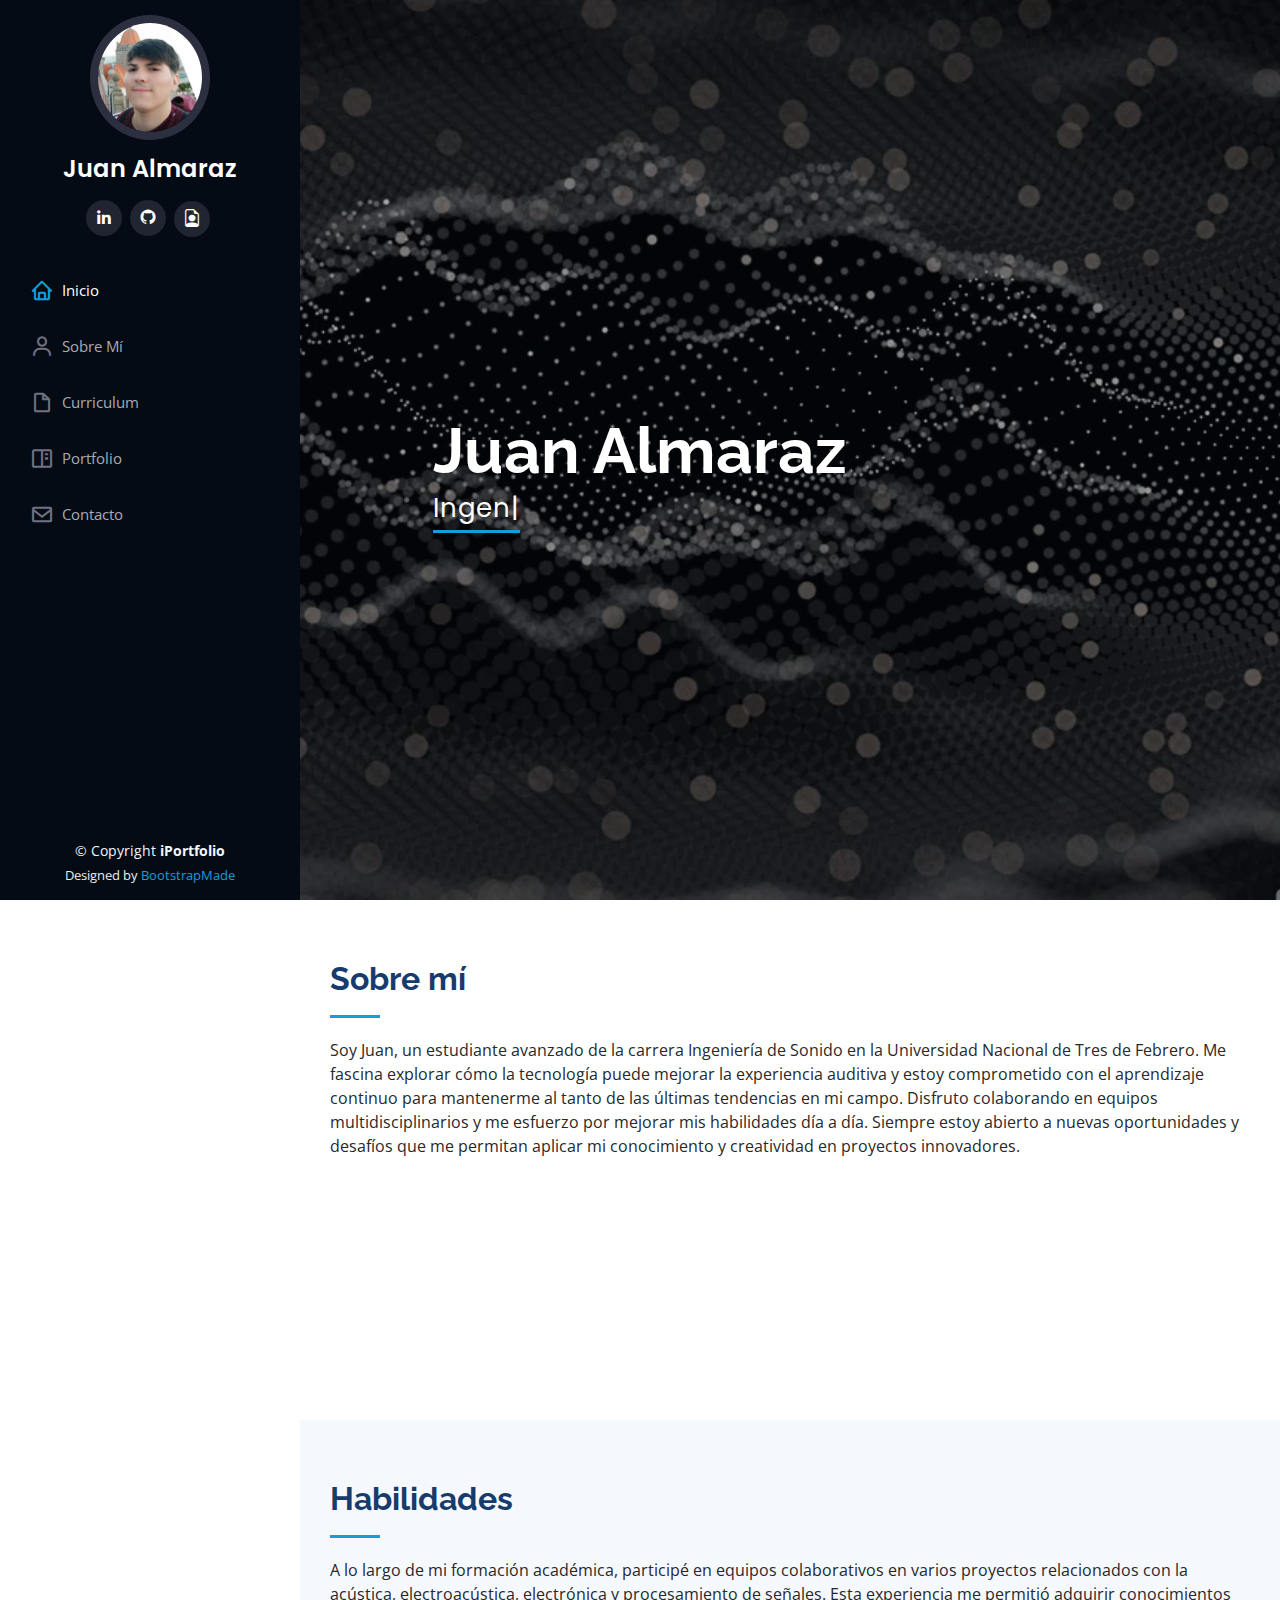
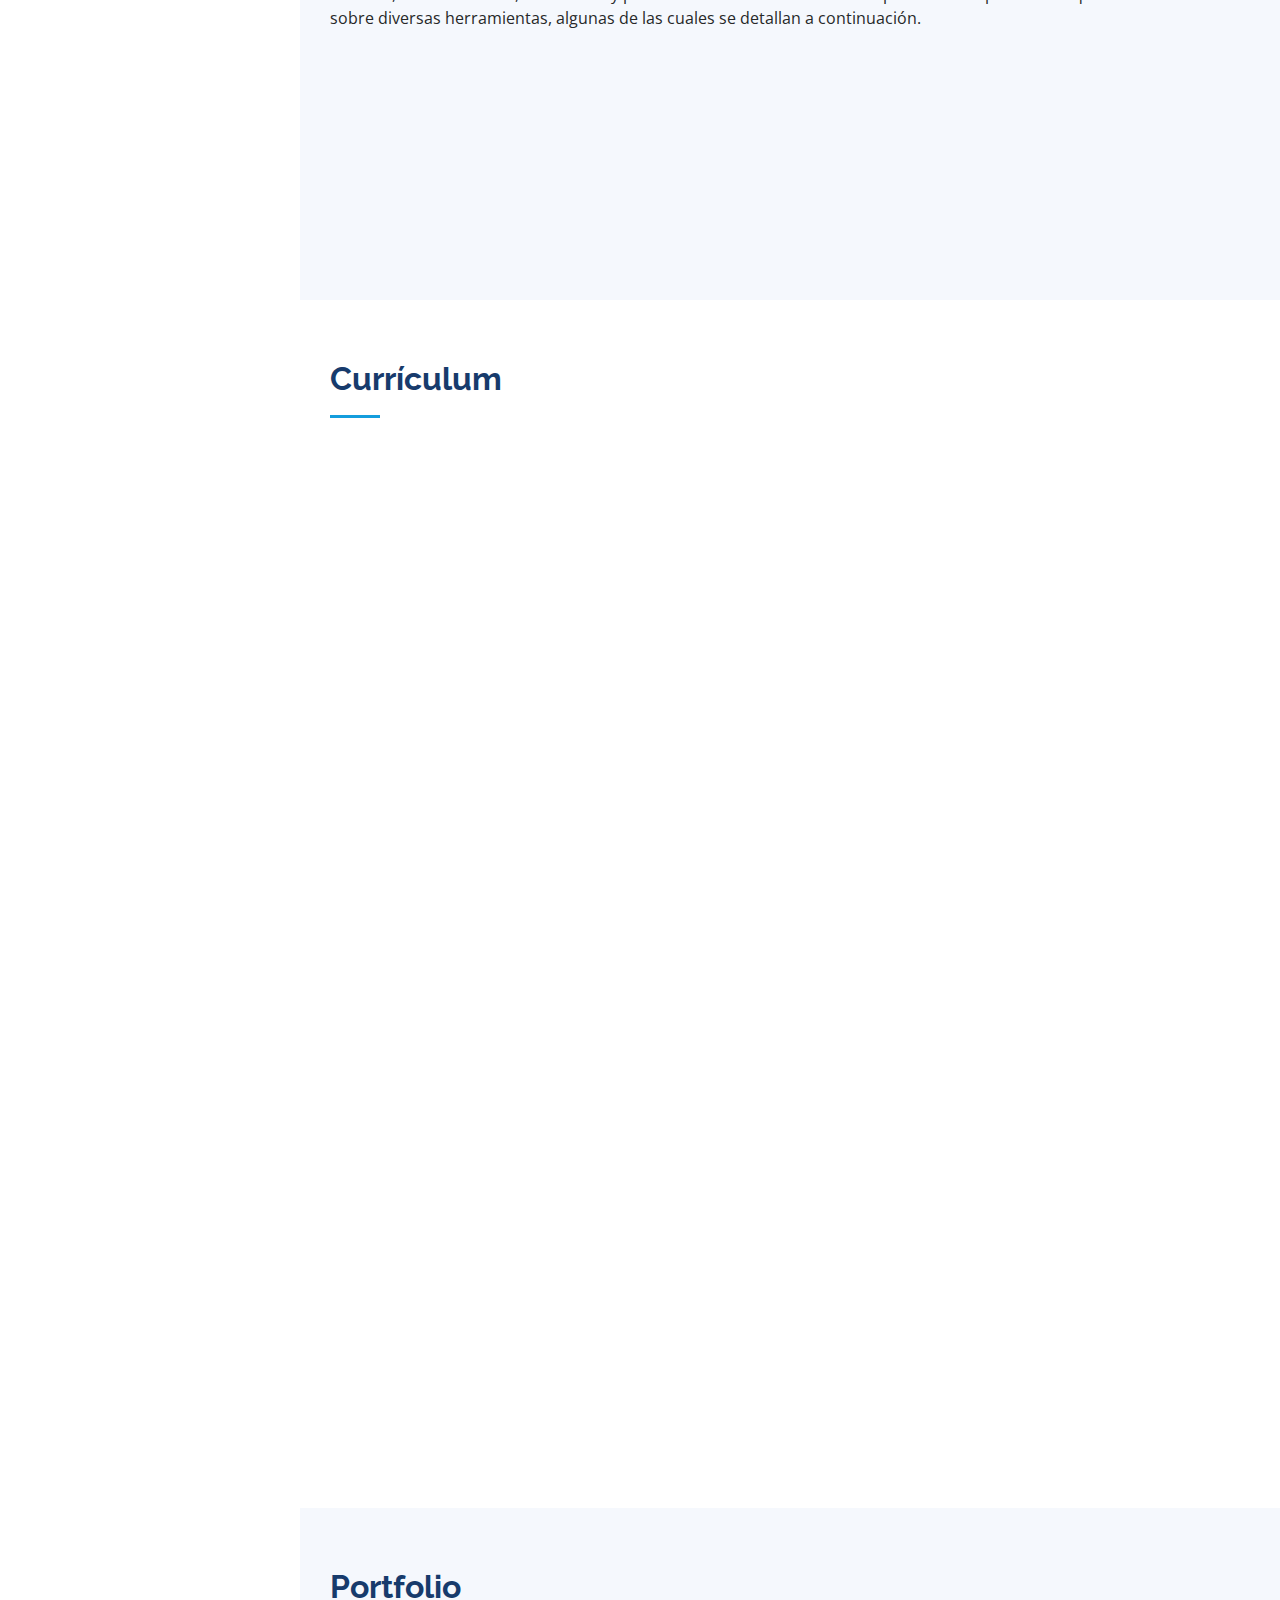
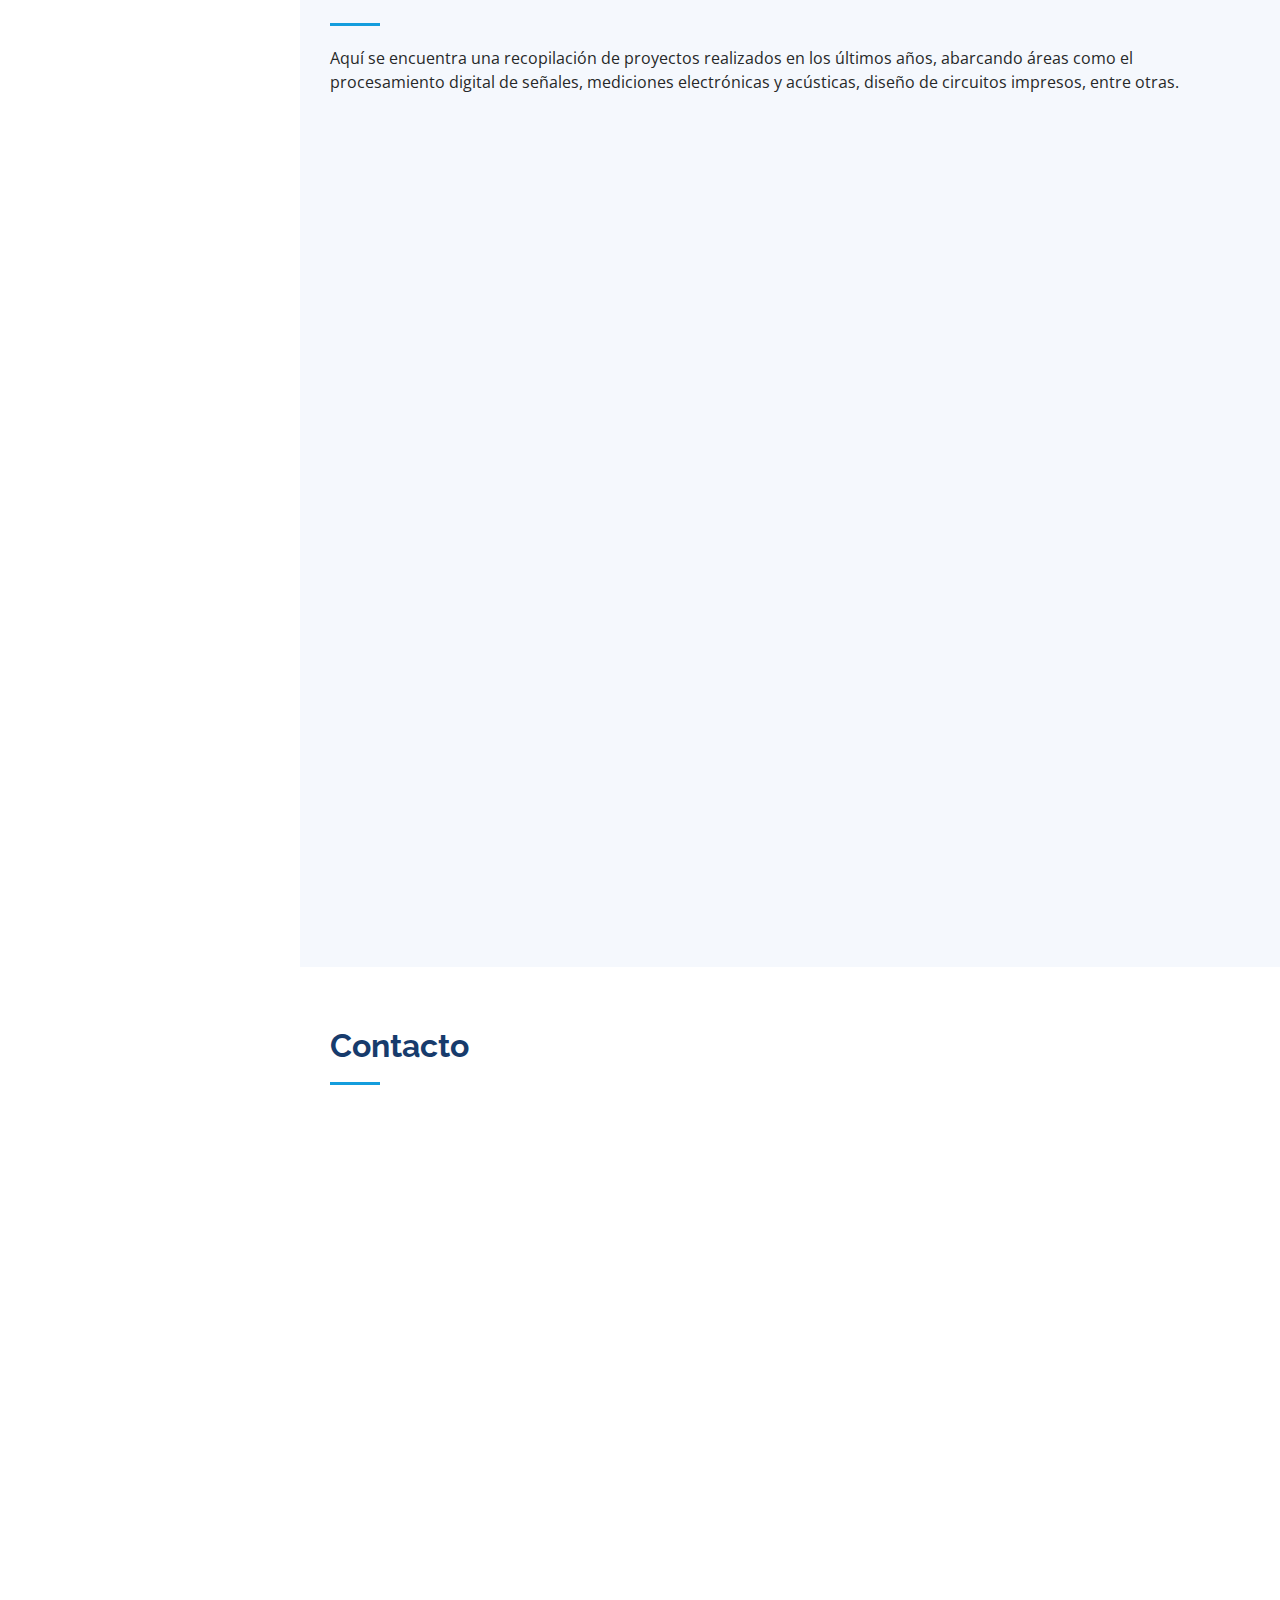
<file: index.html>
<!DOCTYPE html>
<html lang="en">

<head>
  <meta charset="utf-8">
  <meta content="width=device-width, initial-scale=1.0" name="viewport">

  <title>Juan Almaraz: Portfolio</title>
  <meta content="" name="description">
  <meta content="" name="keywords">

  <!-- Favicons -->
  <link href="assets/img/app.ico" rel="icon">
  <link href="assets/img/app.ico" rel="apple-touch-icon">

  <!-- Google Fonts -->
  <link href="https://fonts.googleapis.com/css?family=Open+Sans:300,300i,400,400i,600,600i,700,700i|Raleway:300,300i,400,400i,500,500i,600,600i,700,700i|Poppins:300,300i,400,400i,500,500i,600,600i,700,700i" rel="stylesheet">

  <!-- Vendor CSS Files -->
  <link href="assets/vendor/aos/aos.css" rel="stylesheet">
  <link href="assets/vendor/bootstrap/css/bootstrap.min.css" rel="stylesheet">
  <link href="assets/vendor/bootstrap-icons/bootstrap-icons.css" rel="stylesheet">
  <link href="assets/vendor/boxicons/css/boxicons.min.css" rel="stylesheet">
  <link href="assets/vendor/glightbox/css/glightbox.min.css" rel="stylesheet">
  <link href="assets/vendor/swiper/swiper-bundle.min.css" rel="stylesheet">

  <!-- Template Main CSS File -->
  <link href="assets/css/style.css" rel="stylesheet">

  <!-- =======================================================
  * Template Name: iPortfolio
  * Template URL: https://bootstrapmade.com/iportfolio-bootstrap-portfolio-websites-template/
  * Updated: Mar 17 2024 with Bootstrap v5.3.3
  * Author: BootstrapMade.com
  * License: https://bootstrapmade.com/license/
  ======================================================== -->
</head>

<body>

  <!-- ======= Mobile nav toggle button ======= -->
  <i class="bi bi-list mobile-nav-toggle d-xl-none"></i>

  <!-- ======= Header ======= -->
  <header id="header">
    <div class="d-flex flex-column">

      <div class="profile">
        <img src="assets/img/profile-img.png" alt="" class="img-fluid rounded-circle">
        <h1 class="text-light"><a href="index.html"> Juan Almaraz</a></h1>
        <div class="social-links mt-3 text-center">
          <a href="https://www.linkedin.com/in/juan-almaraz/" class="linkedin"><i class="bx bxl-linkedin"></i></a>
          <a href="https://github.com/almarazj" class="github"><i class="bx bxl-github"></i></a>
          <a href="assets/pdf/Almaraz-Juan-CV.pdf" class="cv-icon"><i class="bi bi-file-earmark-person"></i></a>
        </div>
      </div>

      <nav id="navbar" class="nav-menu navbar">
        <ul>
          <li><a href="#hero" class="nav-link scrollto active"><i class="bx bx-home"></i> <span>Inicio</span></a></li>
          <li><a href="#about" class="nav-link scrollto"><i class="bx bx-user"></i> <span>Sobre Mí</span></a></li>
          <li><a href="#resume" class="nav-link scrollto"><i class="bx bx-file-blank"></i> <span>Curriculum</span></a></li>
          <li><a href="#portfolio" class="nav-link scrollto"><i class="bx bx-book-content"></i> <span>Portfolio</span></a></li>
          <li><a href="#contact" class="nav-link scrollto"><i class="bx bx-envelope"></i> <span>Contacto</span></a></li>
        </ul>
      </nav><!-- .nav-menu -->
    </div>
  </header><!-- End Header -->

  <!-- ======= Hero Section ======= -->
  <section id="hero" class="d-flex flex-column justify-content-center align-items-left">
    <div class="hero-container" data-aos="fade-in">
      <h1>Juan Almaraz</h1>
      <p><span class="typed" data-typed-items="Ingeniero acústico, Ingeniero de Sonido"></span></p>
    </div>
  </section><!-- End Hero -->

  <main id="main">

    <!-- ======= About Section ======= -->
    <section id="about" class="about">
      <div class="container">

        <div class="section-title">
          <h2>Sobre mí</h2>
          <p>Soy Juan, un estudiante avanzado de la carrera Ingeniería de Sonido en la
            Universidad Nacional de Tres de Febrero. Me fascina explorar cómo la
            tecnología puede mejorar la experiencia auditiva y estoy comprometido con
            el aprendizaje continuo para mantenerme al tanto de las últimas tendencias
            en mi campo. Disfruto colaborando en equipos multidisciplinarios y me
            esfuerzo por mejorar mis habilidades día a día. Siempre estoy abierto a
            nuevas oportunidades y desafíos que me permitan aplicar mi conocimiento
            y creatividad en proyectos innovadores.</p>
        </div>

        <div class="row">
          <div class="col-lg-8 pt-4 pt-lg-0 content" data-aos="fade-left">
            <h3>Datos personales</h3>

            <div class="row">
              <div class="col-lg-6">
                <ul>
                  <li><i class="bi bi-chevron-right"></i> <strong>Nacimiento:</strong> <span>26/09/1997</span></li>
                  <li><i class="bi bi-chevron-right"></i> <strong>Teléfono:</strong> <span>+54 11 4494-8630</span></li>
                  <li><i class="bi bi-chevron-right"></i> <strong>Ciudad:</strong> <span>Buenos Aires, Argentina</span></li>
                </ul>
              </div>
              <div class="col-lg-6">
                <ul>
                  <li><i class="bi bi-chevron-right"></i> <strong>Edad:</strong> <span>26 años</span></li>
                  <li><i class="bi bi-chevron-right"></i> <strong>Grado:</strong> <span>Ingeniería</span></li>
                  <li><i class="bi bi-chevron-right"></i> <strong>Email:</strong> <span>juan.almaraz097@gmail.com</span></li>
                </ul>
              </div>
            </div>

          </div>
        </div>

      </div>
    </section><!-- End About Section -->

    <!-- ======= Skills Section ======= -->
    <section id="skills" class="skills section-bg">
      <div class="container">

        <div class="section-title">
          <h2>Habilidades</h2>
          <p>A lo largo de mi formación académica, participé en equipos colaborativos en varios proyectos relacionados con la acústica, electroacústica, electrónica y procesamiento de señales. Esta experiencia me permitió adquirir conocimientos sobre diversas herramientas, algunas de las cuales se detallan a continuación.</p>
        </div>

        <div class="row skills-content">

          <div class="col-lg-6" data-aos="fade-up">

            <div class="progress">
              <span class="skill">Python<i class="val">80%</i></span>
              <div class="progress-bar-wrap">
                <div class="progress-bar" role="progressbar" aria-valuenow="80" aria-valuemin="0" aria-valuemax="100"></div>
              </div>
            </div>

            <div class="progress">
              <span class="skill">Matlab <i class="val">80%</i></span>
              <div class="progress-bar-wrap">
                <div class="progress-bar" role="progressbar" aria-valuenow="80" aria-valuemin="0" aria-valuemax="100"></div>
              </div>
            </div>

            <div class="progress">
              <span class="skill">SketchUp <i class="val">75%</i></span>
              <div class="progress-bar-wrap">
                <div class="progress-bar" role="progressbar" aria-valuenow="75" aria-valuemin="0" aria-valuemax="100"></div>
              </div>
            </div>

          </div>

          <div class="col-lg-6" data-aos="fade-up" data-aos-delay="100">

            <div class="progress">
              <span class="skill">AutoCAD <i class="val">70%</i></span>
              <div class="progress-bar-wrap">
                <div class="progress-bar" role="progressbar" aria-valuenow="70" aria-valuemin="0" aria-valuemax="100"></div>
              </div>
            </div>

            <div class="progress">
              <span class="skill">LaTeX <i class="val">100%</i></span>
              <div class="progress-bar-wrap">
                <div class="progress-bar" role="progressbar" aria-valuenow="100" aria-valuemin="0" aria-valuemax="100"></div>
              </div>
            </div>

            <div class="progress">
              <span class="skill">Excel <i class="val">85%</i></span>
              <div class="progress-bar-wrap">
                <div class="progress-bar" role="progressbar" aria-valuenow="85" aria-valuemin="0" aria-valuemax="100"></div>
              </div>
            </div>

          </div>

        </div>

      </div>
    </section><!-- End Skills Section -->

    <!-- ======= Resume Section ======= -->
    <section id="resume" class="resume">
      <div class="container">

        <div class="section-title">
          <h2>Currículum</h2>
        </div>

        <div class="row">
          <div class="col-lg-6" data-aos="fade-up">
            <h3 class="resume-title">Educación</h3>
            <div class="resume-item">
              <h4>Ingeniería de Sonido</h4>
              <h5>2016 - 2024</h5>
              <p><em>Universidad Nacional de Tres de Febrero</em></p>
              <p>39/44 materias aprobadas. Ingeniería que abarca las areas de
                electrónica de audio, acústica y psicoacústica, control de ruido y
                vibraciones, procesamiento digital de señales.</p>
            </div>

            <h3 class="resume-title">Certificaciones</h3>
            <div class="resume-item">
              <h4>Certificación Dante de Nivel 1</h4>
              <p><em>Audinate</em></p>
            </div>
            <div class="resume-item">
              <h4>Certificación Dante de Nivel 2</h4>
              <p><em>Audinate</em></p>
            </div>
            <div class="resume-item">
              <h4>Machine Learning Fundamentals with Python</h4>
              <p><em>DataCamp</em></p>
            </div>
            <div class="resume-item">
              <h4>Data Visualization with Python</h4>
              <p><em>IBM</em></p>
            </div>
            <div class="resume-item">
              <h4>Data Analysis with Python</h4>
              <p><em>IBM</em></p>
            </div>
            <div class="resume-item">
              <h4>Python for Data Science</h4>
              <p><em>IBM</em></p>
            </div>
            <div class="resume-item">
              <h4>Scientific Computing with Python</h4>
              <p><em>freeCodeCamp</em></p>
            </div>
          </div>
          <div class="col-lg-6" data-aos="fade-up" data-aos-delay="100">
            <h3 class="resume-title">Experiencia laboral</h3>
            <div class="resume-item">
              <h4>Administrativo</h4>
              <h5>2019 - Actualidad</h5>
              <p><em>Hospital Privado Modelo, Vicente López, BA</em></p>
              <ul>
                <li>Tareas administrativas relacionadas al sistema de alquiler de televisores
                  para habitaciones de internación. Manejo de caja, atención al público,
                  control de insumos. Trabajo de medio tiempo.
                  </li>
              </ul>
            </div>
            <div class="resume-item">
              <h4>Ayudante de cátedra - Electricidad y Magnetismo</h4>
              <h5>2021 - 2022</h5>
              <p><em>UNTREF, Caseros, BA</em></p>
              <ul>
                <li>Dictado de clases prácticas y resolución de ejercicios. Confección de
                  trabajos prácticos, seguimiento y corrección de los mismos.
                  Organización y actualización del contenido de la materia en Google
                  Drive y Classroom.
                  </li>
              </ul>
            </div>
            <div class="resume-item">
              <h4>Cajero</h4>
              <h5>2018 - 2019</h5>
              <p><em>Carrefour, Olivos, BA</em></p>
              <ul>
              </ul>
            </div>
            <div class="resume-item">
              <h4>Crew</h4>
              <h5>2016 - 2017</h5>
              <p><em>Alsea (Burger King), Martínez, BA</em></p>
              <ul>
              </ul>
            </div>
          </div>
        </div>

      </div>
    </section><!-- End Resume Section -->

    <!-- ======= Portfolio Section ======= -->
    <section id="portfolio" class="portfolio section-bg">
      <div class="container">

        <div class="section-title">
          <h2>Portfolio</h2>
          <p>Aquí se encuentra una recopilación de proyectos realizados en los últimos años, abarcando áreas como el procesamiento digital de señales, mediciones electrónicas y acústicas, diseño de circuitos impresos, entre otras.</p>
        </div>

        <div class="row" data-aos="fade-up">
          <div class="col-lg-12 d-flex justify-content-center">
            <ul id="portfolio-flters">
              <li data-filter="*" class="filter-active">Todos</li>
              <li data-filter=".filter-dsp">DSP</li>
              <li data-filter=".filter-elec">Electrónica</li>
              <li data-filter=".filter-acus">Acústica y Electroacústica</li>
            </ul>
          </div>
        </div>

        <div class="row portfolio-container" data-aos="fade-up" data-aos-delay="100">

          <div class="col-lg-4 col-md-6 portfolio-item filter-dsp">
            <div class="portfolio-wrap">
              <img src="assets/img/portfolio/ima/rir-gui.png" class="img-fluid" alt="">
              <div class="portfolio-links">
                <a href="ima-rir-details.html" title="Procesamiento de RIRs"></a>
              </div>
            </div>
          </div>

          <div class="col-lg-4 col-md-6 portfolio-item filter-acus">
            <div class="portfolio-wrap">
              <img src="assets/img/portfolio/ima/front.jpg" class="img-fluid" alt="">
              <div class="portfolio-links">
                <a href="ima-soka-details.html" title="Medición auditorio Soka Gakkai"></a>
              </div>
            </div>
          </div>

          <div class="col-lg-4 col-md-6 portfolio-item filter-elec">
            <div class="portfolio-wrap">
              <img src="assets/img/portfolio/ce2/render.png" class="img-fluid" alt="">
              <div class="portfolio-links">
                <a href="ce2-details.html" title="Diseño y análisis de un compresor de audio"></a>
              </div>
            </div>
          </div>

          <div class="col-lg-4 col-md-6 portfolio-item filter-dsp">
            <div class="portfolio-wrap">
              <img src="assets/img/portfolio/ayp2/aislamiento.png" class="img-fluid" alt="">
              <div class="portfolio-links">
                <a href="ayp2-aislamiento-details.html" title="Predicción de aislamiento acústico"></a>
              </div>
            </div>
          </div>

          <div class="col-lg-4 col-md-6 portfolio-item filter-dsp">
            <div class="portfolio-wrap">
              <img src="assets/img/portfolio/dsp/pv.png" class="img-fluid" alt="">
              <div class="portfolio-links">
                <a href="dsp-tsm-details.html" title="Modificación de escala temporal de audio"></a>
              </div>
            </div>
          </div>

          <div class="col-lg-4 col-md-6 portfolio-item filter-elec">
            <div class="portfolio-wrap">
              <img src="assets/img/portfolio/ime/osciloscopio.jpg" class="img-fluid" alt="">
              <div class="portfolio-links">
                <a href="ime-generador-details.html" title="Modificación de un generador pulsado"></a>
              </div>
            </div>
          </div>

          <div class="col-lg-4 col-md-6 portfolio-item filter-acus">
            <div class="portfolio-wrap">
              <img src="assets/img/portfolio/ima/sala-comsol.png" class="img-fluid" alt="">
              <div class="portfolio-links">
                <a href="ima-sala-details.html" title="Acoplamiento acústico de sala de ensayo coral"></a>
              </div>
            </div>
          </div>

          <div class="col-lg-4 col-md-6 portfolio-item filter-acus">
            <div class="portfolio-wrap">
              <img src="assets/img/portfolio/ea2/contorno_hor.png" class="img-fluid" alt="">
              <div class="portfolio-links">
                <a href="ea2-bocina-details.html" title="Analisis directivo de una bocina"></a>
              </div>
            </div>
          </div>

          <div class="col-lg-4 col-md-6 portfolio-item filter-acus">
            <div class="portfolio-wrap">
              <img src="assets/img/portfolio/ayp1/multimediciones.png" class="img-fluid" alt="">
              <div class="portfolio-links">
                <a href="ayp1-antivibratorio-details.html" title="Diseño y caracterización de un sistema antivibratorio"></a>
              </div>
            </div>
          </div>
        </div>

      </div>
    </section><!-- End Portfolio Section -->

    <!-- ======= Contact Section ======= -->
    <section id="contact" class="contact">
      <div class="container">

        <div class="section-title">
          <h2>Contacto</h2>
        </div>

        <div class="row" data-aos="fade-in">

          <div class="col-lg-5 d-flex align-items-stretch">
            <div class="info">
              <div class="address">
                <i class="bi bi-geo-alt"></i>
                <h4>Ubicación:</h4>
                <p>Carapachay, Buenos Aires, Argentina</p>
              </div>

              <div class="email">
                <i class="bi bi-envelope"></i>
                <h4>Email:</h4>
                <p>juan.almaraz097@gmail.com</p>
              </div>

              <div class="phone">
                <i class="bi bi-phone"></i>
                <h4>Teléfono:</h4>
                <p>+54 11 4494-8630</p>
              </div>

              <iframe src="https://maps.google.com/maps?width=520&amp;height=290&amp;hl=en&amp;q=Carapachay%20Carapachay+(Ubicaci%C3%B3n)&amp;t=&amp;z=13&amp;ie=UTF8&amp;iwloc=B&amp;output=embed" frameborder="0" style="border:0; width: 100%; height: 290px;" allowfullscreen></iframe>
            </div>

          </div>

          <div class="col-lg-7 mt-5 mt-lg-0 d-flex align-items-stretch">
            <form action="forms/contact.php" method="post" role="form" class="php-email-form">
              <div class="row">
                <div class="form-group col-md-6">
                  <label for="name">Nombre</label>
                  <input type="text" name="name" class="form-control" id="name" required>
                </div>
                <div class="form-group col-md-6">
                  <label for="name">Tu Email</label>
                  <input type="email" class="form-control" name="email" id="email" required>
                </div>
              </div>
              <div class="form-group">
                <label for="name">Asunto</label>
                <input type="text" class="form-control" name="subject" id="subject" required>
              </div>
              <div class="form-group">
                <label for="name">Mensaje</label>
                <textarea class="form-control" name="message" rows="10" required></textarea>
              </div>
              <div class="my-3">
                <div class="loading">Cargando</div>
                <div class="error-message"></div>
                <div class="sent-message">El mensaje se ha enviado. Muchas gracias!</div>
              </div>
              <div class="text-center"><button type="submit">Enviar mensaje</button></div>
            </form>
          </div>

        </div>

      </div>
    </section><!-- End Contact Section -->

  </main><!-- End #main -->

  <!-- ======= Footer ======= -->
  <footer id="footer">
    <div class="container">
      <div class="copyright">
        &copy; Copyright <strong><span>iPortfolio</span></strong>
      </div>
      <div class="credits">
        <!-- All the links in the footer should remain intact. -->
        <!-- You can delete the links only if you purchased the pro version. -->
        <!-- Licensing information: https://bootstrapmade.com/license/ -->
        <!-- Purchase the pro version with working PHP/AJAX contact form: https://bootstrapmade.com/iportfolio-bootstrap-portfolio-websites-template/ -->
        Designed by <a href="https://bootstrapmade.com/">BootstrapMade</a>
      </div>
    </div>
  </footer><!-- End  Footer -->

  <a href="#" class="back-to-top d-flex align-items-center justify-content-center"><i class="bi bi-arrow-up-short"></i></a>

  <!-- Vendor JS Files -->
  <script src="assets/vendor/purecounter/purecounter_vanilla.js"></script>
  <script src="assets/vendor/aos/aos.js"></script>
  <script src="assets/vendor/bootstrap/js/bootstrap.bundle.min.js"></script>
  <script src="assets/vendor/glightbox/js/glightbox.min.js"></script>
  <script src="assets/vendor/isotope-layout/isotope.pkgd.min.js"></script>
  <script src="assets/vendor/swiper/swiper-bundle.min.js"></script>
  <script src="assets/vendor/typed.js/typed.umd.js"></script>
  <script src="assets/vendor/waypoints/noframework.waypoints.js"></script>
  <script src="assets/vendor/php-email-form/validate.js"></script>

  <!-- Template Main JS File -->
  <script src="assets/js/main.js"></script>

</body>

</html>
</file>
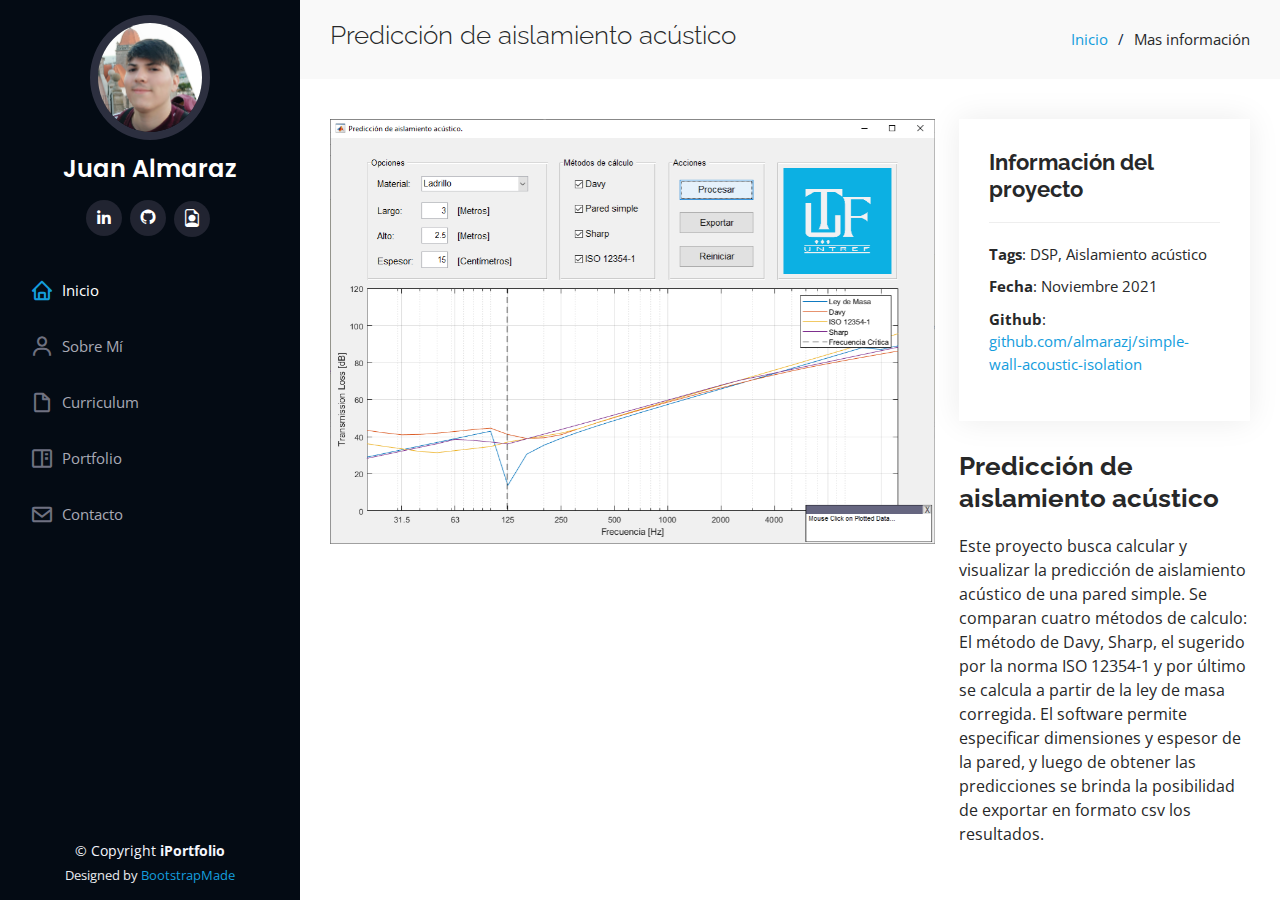
<file: ayp2-aislamiento-details.html>
<!DOCTYPE html>
<html lang="en">

<head>
  <meta charset="utf-8">
  <meta content="width=device-width, initial-scale=1.0" name="viewport">

  <title>Juan Almaraz: Portfolio</title>
  <meta content="" name="description">
  <meta content="" name="keywords">

  <!-- Favicons -->
  <link href="assets/img/app.ico" rel="icon">
  <link href="assets/img/app.ico" rel="apple-touch-icon">

  <!-- Google Fonts -->
  <link href="https://fonts.googleapis.com/css?family=Open+Sans:300,300i,400,400i,600,600i,700,700i|Raleway:300,300i,400,400i,500,500i,600,600i,700,700i|Poppins:300,300i,400,400i,500,500i,600,600i,700,700i" rel="stylesheet">

  <!-- Vendor CSS Files -->
  <link href="assets/vendor/aos/aos.css" rel="stylesheet">
  <link href="assets/vendor/bootstrap/css/bootstrap.min.css" rel="stylesheet">
  <link href="assets/vendor/bootstrap-icons/bootstrap-icons.css" rel="stylesheet">
  <link href="assets/vendor/boxicons/css/boxicons.min.css" rel="stylesheet">
  <link href="assets/vendor/glightbox/css/glightbox.min.css" rel="stylesheet">
  <link href="assets/vendor/swiper/swiper-bundle.min.css" rel="stylesheet">

  <!-- Template Main CSS File -->
  <link href="assets/css/style.css" rel="stylesheet">

  <!-- =======================================================
  * Template Name: iPortfolio
  * Template URL: https://bootstrapmade.com/iportfolio-bootstrap-portfolio-websites-template/
  * Updated: Mar 17 2024 with Bootstrap v5.3.3
  * Author: BootstrapMade.com
  * License: https://bootstrapmade.com/license/
  ======================================================== -->
</head>

<body>

  <!-- ======= Mobile nav toggle button ======= -->
  <i class="bi bi-list mobile-nav-toggle d-xl-none"></i>

  <!-- ======= Header ======= -->
  <header id="header">
    <div class="d-flex flex-column">

      <div class="profile">
        <img src="assets/img/profile-img.png" alt="" class="img-fluid rounded-circle">
        <h1 class="text-light"><a href="index.html"> Juan Almaraz</a></h1>
        <div class="social-links mt-3 text-center">
          <a href="https://www.linkedin.com/in/juan-almaraz/" class="linkedin"><i class="bx bxl-linkedin"></i></a>
          <a href="https://github.com/almarazj" class="github"><i class="bx bxl-github"></i></a>
          <a href="assets/pdf/Almaraz-Juan-CV.pdf" class="cv-icon"><i class="bi bi-file-earmark-person"></i></a>
        </div>
      </div>

      <nav id="navbar" class="nav-menu navbar">
        <ul>
          <li><a href="index.html#hero" class="nav-link scrollto active"><i class="bx bx-home"></i> <span>Inicio</span></a></li>
          <li><a href="index.html#about" class="nav-link scrollto"><i class="bx bx-user"></i> <span>Sobre Mí</span></a></li>
          <li><a href="index.html#resume" class="nav-link scrollto"><i class="bx bx-file-blank"></i> <span>Curriculum</span></a></li>
          <li><a href="index.html#portfolio" class="nav-link scrollto"><i class="bx bx-book-content"></i> <span>Portfolio</span></a></li>
          <li><a href="index.html#contact" class="nav-link scrollto"><i class="bx bx-envelope"></i> <span>Contacto</span></a></li>
        </ul>
      </nav><!-- .nav-menu -->
    </div>
  </header><!-- End Header -->

  <main id="main">

    <!-- ======= Breadcrumbs ======= -->
    <section id="breadcrumbs" class="breadcrumbs">
      <div class="container">

        <div class="d-flex justify-content-between align-items-center">
          <h2>Predicción de aislamiento acústico</h2>
          <ol>
            <li><a href="index.html">Inicio</a></li>
            <li>Mas información</li>
          </ol>
        </div>

      </div>
    </section><!-- End Breadcrumbs -->

    <!-- ======= Portfolio Details Section ======= -->
    <section id="portfolio-details" class="portfolio-details">
      <div class="container">

        <div class="row gy-4">

          <div class="col-lg-8">
            <div class="portfolio-details-slider swiper">
              <div class="swiper-wrapper align-items-center">

                <div class="swiper-slide">
                  <img src="assets/img/portfolio/ayp2/aislamiento.png" alt="">
                </div>

              </div>
              <div class="swiper-pagination"></div>
            </div>
          </div>

          <div class="col-lg-4">
            <div class="portfolio-info">
              <h3>Información del proyecto</h3>
              <ul>
                <li><strong>Tags</strong>: DSP, Aislamiento acústico</li>
                <li><strong>Fecha</strong>: Noviembre 2021</li>
                <li><strong>Github</strong>: <a href="https://github.com/almarazj/simple-wall-acoustic-isolation">github.com/almarazj/simple-wall-acoustic-isolation</a></li>
              </ul>
            </div>
            <div class="portfolio-description">
              <h2>Predicción de aislamiento acústico</h2>
              <p>
                Este proyecto busca calcular y visualizar la predicción de aislamiento acústico de una pared simple. Se comparan cuatro métodos de calculo: El método de Davy, Sharp, el sugerido por la norma ISO 12354-1 y por último se calcula a partir de la ley de masa corregida. El software permite especificar dimensiones y espesor de la pared, y luego de obtener las predicciones se brinda la posibilidad de exportar en formato csv los resultados.
              </p>
            </div>
          </div>

        </div>

      </div>
    </section><!-- End Portfolio Details Section -->

  </main><!-- End #main -->

  <!-- ======= Footer ======= -->
  <footer id="footer">
    <div class="container">
      <div class="copyright">
        &copy; Copyright <strong><span>iPortfolio</span></strong>
      </div>
      <div class="credits">
        <!-- All the links in the footer should remain intact. -->
        <!-- You can delete the links only if you purchased the pro version. -->
        <!-- Licensing information: https://bootstrapmade.com/license/ -->
        <!-- Purchase the pro version with working PHP/AJAX contact form: https://bootstrapmade.com/iportfolio-bootstrap-portfolio-websites-template/ -->
        Designed by <a href="https://bootstrapmade.com/">BootstrapMade</a>
      </div>
    </div>
  </footer><!-- End  Footer -->

  <a href="#" class="back-to-top d-flex align-items-center justify-content-center"><i class="bi bi-arrow-up-short"></i></a>

  <!-- Vendor JS Files -->
  <script src="assets/vendor/purecounter/purecounter_vanilla.js"></script>
  <script src="assets/vendor/aos/aos.js"></script>
  <script src="assets/vendor/bootstrap/js/bootstrap.bundle.min.js"></script>
  <script src="assets/vendor/glightbox/js/glightbox.min.js"></script>
  <script src="assets/vendor/isotope-layout/isotope.pkgd.min.js"></script>
  <script src="assets/vendor/swiper/swiper-bundle.min.js"></script>
  <script src="assets/vendor/typed.js/typed.umd.js"></script>
  <script src="assets/vendor/waypoints/noframework.waypoints.js"></script>
  <script src="assets/vendor/php-email-form/validate.js"></script>

  <!-- Template Main JS File -->
  <script src="assets/js/main.js"></script>

</body>

</html>
</file>
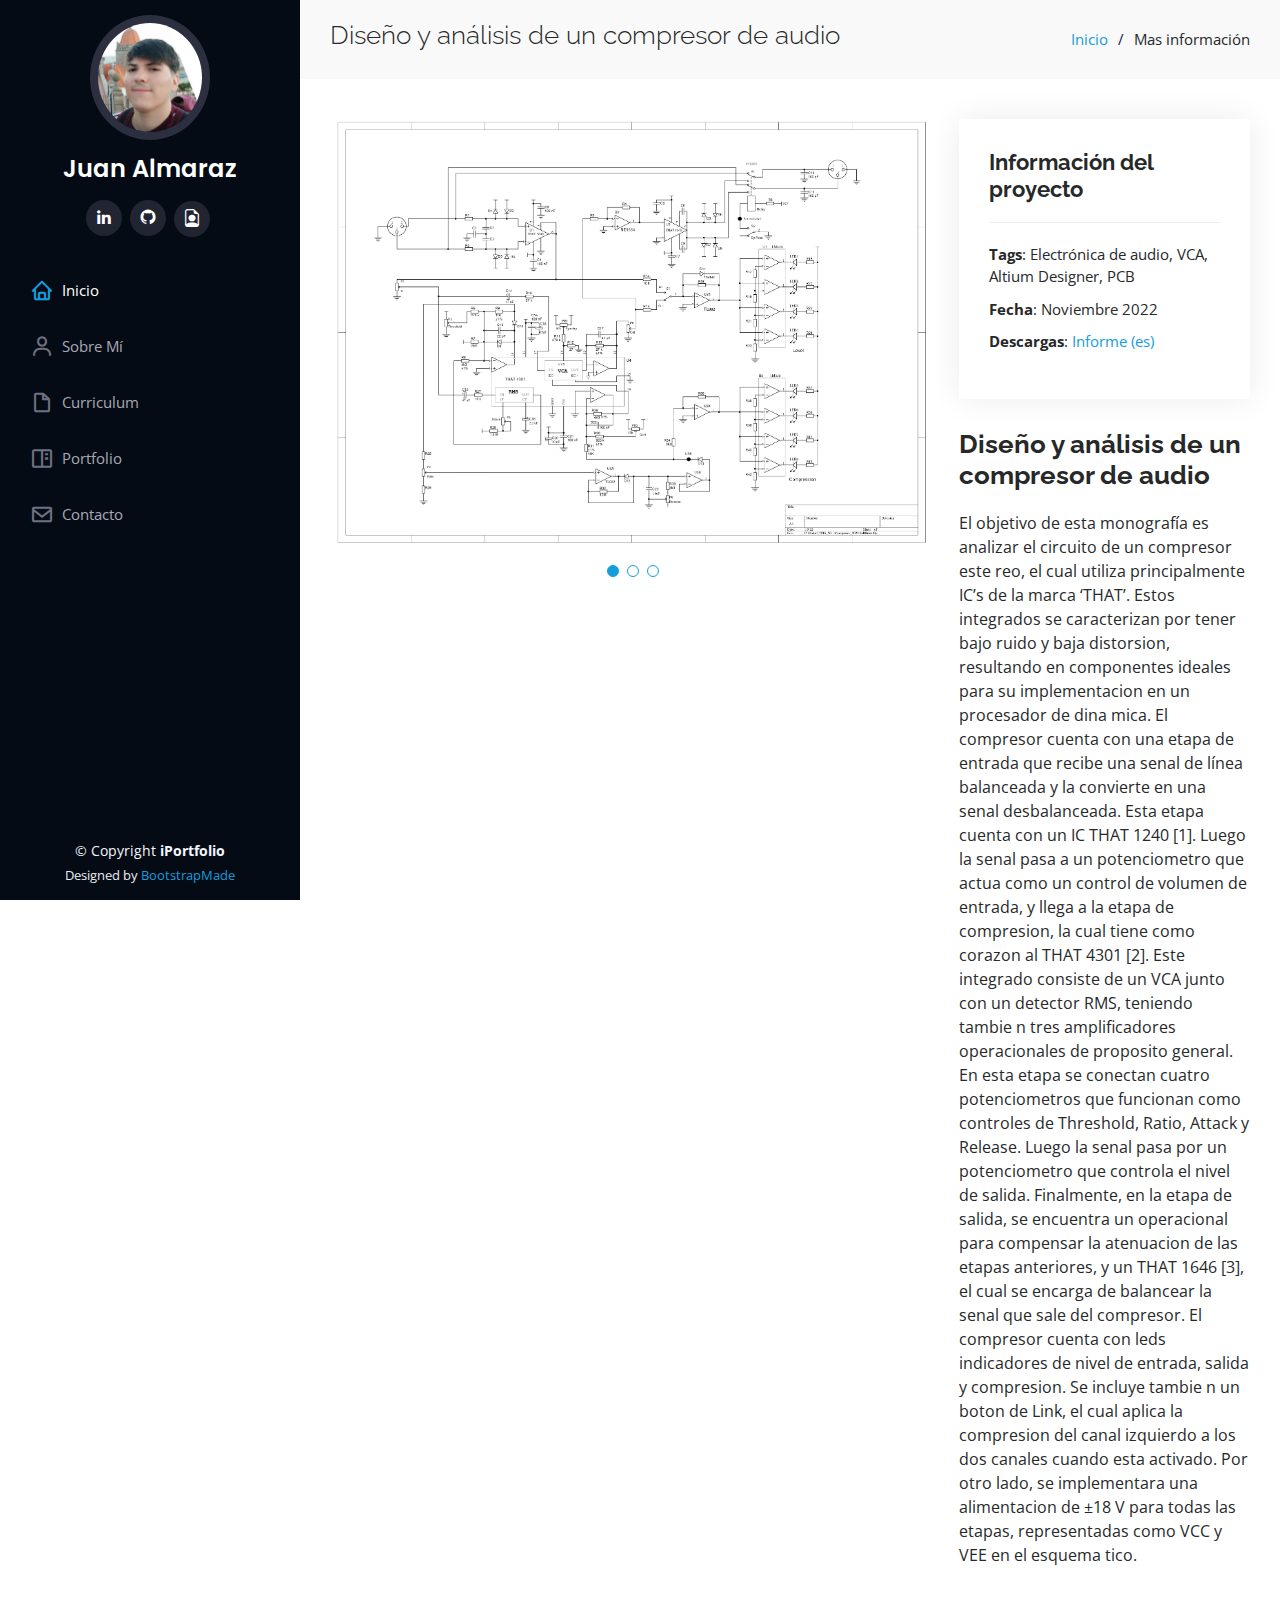
<file: ce2-details.html>
<!DOCTYPE html>
<html lang="en">

<head>
  <meta charset="utf-8">
  <meta content="width=device-width, initial-scale=1.0" name="viewport">

  <title>Juan Almaraz: Portfolio</title>
  <meta content="" name="description">
  <meta content="" name="keywords">

  <!-- Favicons -->
  <link href="assets/img/app.ico" rel="icon">
  <link href="assets/img/app.ico" rel="apple-touch-icon">

  <!-- Google Fonts -->
  <link href="https://fonts.googleapis.com/css?family=Open+Sans:300,300i,400,400i,600,600i,700,700i|Raleway:300,300i,400,400i,500,500i,600,600i,700,700i|Poppins:300,300i,400,400i,500,500i,600,600i,700,700i" rel="stylesheet">

  <!-- Vendor CSS Files -->
  <link href="assets/vendor/aos/aos.css" rel="stylesheet">
  <link href="assets/vendor/bootstrap/css/bootstrap.min.css" rel="stylesheet">
  <link href="assets/vendor/bootstrap-icons/bootstrap-icons.css" rel="stylesheet">
  <link href="assets/vendor/boxicons/css/boxicons.min.css" rel="stylesheet">
  <link href="assets/vendor/glightbox/css/glightbox.min.css" rel="stylesheet">
  <link href="assets/vendor/swiper/swiper-bundle.min.css" rel="stylesheet">

  <!-- Template Main CSS File -->
  <link href="assets/css/style.css" rel="stylesheet">

  <!-- =======================================================
  * Template Name: iPortfolio
  * Template URL: https://bootstrapmade.com/iportfolio-bootstrap-portfolio-websites-template/
  * Updated: Mar 17 2024 with Bootstrap v5.3.3
  * Author: BootstrapMade.com
  * License: https://bootstrapmade.com/license/
  ======================================================== -->
</head>

<body>

  <!-- ======= Mobile nav toggle button ======= -->
  <i class="bi bi-list mobile-nav-toggle d-xl-none"></i>

  <!-- ======= Header ======= -->
  <header id="header">
    <div class="d-flex flex-column">

      <div class="profile">
        <img src="assets/img/profile-img.png" alt="" class="img-fluid rounded-circle">
        <h1 class="text-light"><a href="index.html"> Juan Almaraz</a></h1>
        <div class="social-links mt-3 text-center">
          <a href="https://www.linkedin.com/in/juan-almaraz/" class="linkedin"><i class="bx bxl-linkedin"></i></a>
          <a href="https://github.com/almarazj" class="github"><i class="bx bxl-github"></i></a>
          <a href="assets/pdf/Almaraz-Juan-CV.pdf" class="cv-icon"><i class="bi bi-file-earmark-person"></i></a>
        </div>
      </div>

      <nav id="navbar" class="nav-menu navbar">
        <ul>
          <li><a href="index.html#hero" class="nav-link scrollto active"><i class="bx bx-home"></i> <span>Inicio</span></a></li>
          <li><a href="index.html#about" class="nav-link scrollto"><i class="bx bx-user"></i> <span>Sobre Mí</span></a></li>
          <li><a href="index.html#resume" class="nav-link scrollto"><i class="bx bx-file-blank"></i> <span>Curriculum</span></a></li>
          <li><a href="index.html#portfolio" class="nav-link scrollto"><i class="bx bx-book-content"></i> <span>Portfolio</span></a></li>
          <li><a href="index.html#contact" class="nav-link scrollto"><i class="bx bx-envelope"></i> <span>Contacto</span></a></li>
        </ul>
      </nav><!-- .nav-menu -->
    </div>
  </header><!-- End Header -->

  <main id="main">

    <!-- ======= Breadcrumbs ======= -->
    <section id="breadcrumbs" class="breadcrumbs">
      <div class="container">

        <div class="d-flex justify-content-between align-items-center">
          <h2>Diseño y análisis de un compresor de audio</h2>
          <ol>
            <li><a href="index.html">Inicio</a></li>
            <li>Mas información</li>
          </ol>
        </div>

      </div>
    </section><!-- End Breadcrumbs -->

    <!-- ======= Portfolio Details Section ======= -->
    <section id="portfolio-details" class="portfolio-details">
      <div class="container">

        <div class="row gy-4">

          <div class="col-lg-8">
            <div class="portfolio-details-slider swiper">
              <div class="swiper-wrapper align-items-center">

                <div class="swiper-slide">
                  <img src="assets/img/portfolio/ce2/Compresor_2022_3.jpg" alt="">
                </div>

                <div class="swiper-slide">
                  <img src="assets/img/portfolio/ce2/pcb1.png" alt="">
                </div>

                <div class="swiper-slide">
                  <img src="assets/img/portfolio/ce2/render.png" alt="">
                </div>

              </div>
              <div class="swiper-pagination"></div>
            </div>
          </div>

          <div class="col-lg-4">
            <div class="portfolio-info">
              <h3>Información del proyecto</h3>
              <ul>
                <li><strong>Tags</strong>: Electrónica de audio, VCA, Altium Designer, PCB</li>
                <li><strong>Fecha</strong>: Noviembre 2022</li>
                <li><strong>Descargas</strong>: <a href="assets/pdf/ce2-compresor.pdf">Informe (es)</a></li>
              </ul>
            </div>
            <div class="portfolio-description">
              <h2>Diseño y análisis de un compresor de audio</h2>
              <p>
                El objetivo de esta monografía es analizar el circuito de un compresor este reo, el cual utiliza
                principalmente IC’s de la marca ‘THAT’. Estos integrados se caracterizan por tener bajo ruido y
                baja distorsion, resultando en componentes ideales para su implementacion en un procesador de
                dina mica.
                El compresor cuenta con una etapa de entrada que recibe una senal de línea balanceada y la
                convierte en una senal desbalanceada. Esta etapa cuenta con un IC THAT 1240 [1]. Luego la senal
                pasa a un potenciometro que actua como un control de volumen de entrada, y llega a la etapa de
                compresion, la cual tiene como corazon al THAT 4301 [2]. Este integrado consiste de un VCA junto
                con un detector RMS, teniendo tambie n tres amplificadores operacionales de proposito general.
                En esta etapa se conectan cuatro potenciometros que funcionan como controles de Threshold,
                Ratio, Attack y Release. Luego la senal pasa por un potenciometro que controla el nivel de salida.
                Finalmente, en la etapa de salida, se encuentra un operacional para compensar la atenuacion de
                las etapas anteriores, y un THAT 1646 [3], el cual se encarga de balancear la senal que sale del
                compresor.
                El compresor cuenta con leds indicadores de nivel de entrada, salida y compresion. Se incluye
                tambie n un boton de Link, el cual aplica la compresion del canal izquierdo a los dos canales cuando
                esta activado. Por otro lado, se implementara una alimentacion de ±18 V para todas las etapas,
                representadas como VCC y VEE en el esquema tico.
              </p>
            </div>
          </div>

        </div>

      </div>
    </section><!-- End Portfolio Details Section -->

  </main><!-- End #main -->

  <!-- ======= Footer ======= -->
  <footer id="footer">
    <div class="container">
      <div class="copyright">
        &copy; Copyright <strong><span>iPortfolio</span></strong>
      </div>
      <div class="credits">
        <!-- All the links in the footer should remain intact. -->
        <!-- You can delete the links only if you purchased the pro version. -->
        <!-- Licensing information: https://bootstrapmade.com/license/ -->
        <!-- Purchase the pro version with working PHP/AJAX contact form: https://bootstrapmade.com/iportfolio-bootstrap-portfolio-websites-template/ -->
        Designed by <a href="https://bootstrapmade.com/">BootstrapMade</a>
      </div>
    </div>
  </footer><!-- End  Footer -->

  <a href="#" class="back-to-top d-flex align-items-center justify-content-center"><i class="bi bi-arrow-up-short"></i></a>

  <!-- Vendor JS Files -->
  <script src="assets/vendor/purecounter/purecounter_vanilla.js"></script>
  <script src="assets/vendor/aos/aos.js"></script>
  <script src="assets/vendor/bootstrap/js/bootstrap.bundle.min.js"></script>
  <script src="assets/vendor/glightbox/js/glightbox.min.js"></script>
  <script src="assets/vendor/isotope-layout/isotope.pkgd.min.js"></script>
  <script src="assets/vendor/swiper/swiper-bundle.min.js"></script>
  <script src="assets/vendor/typed.js/typed.umd.js"></script>
  <script src="assets/vendor/waypoints/noframework.waypoints.js"></script>
  <script src="assets/vendor/php-email-form/validate.js"></script>

  <!-- Template Main JS File -->
  <script src="assets/js/main.js"></script>

</body>

</html>
</file>
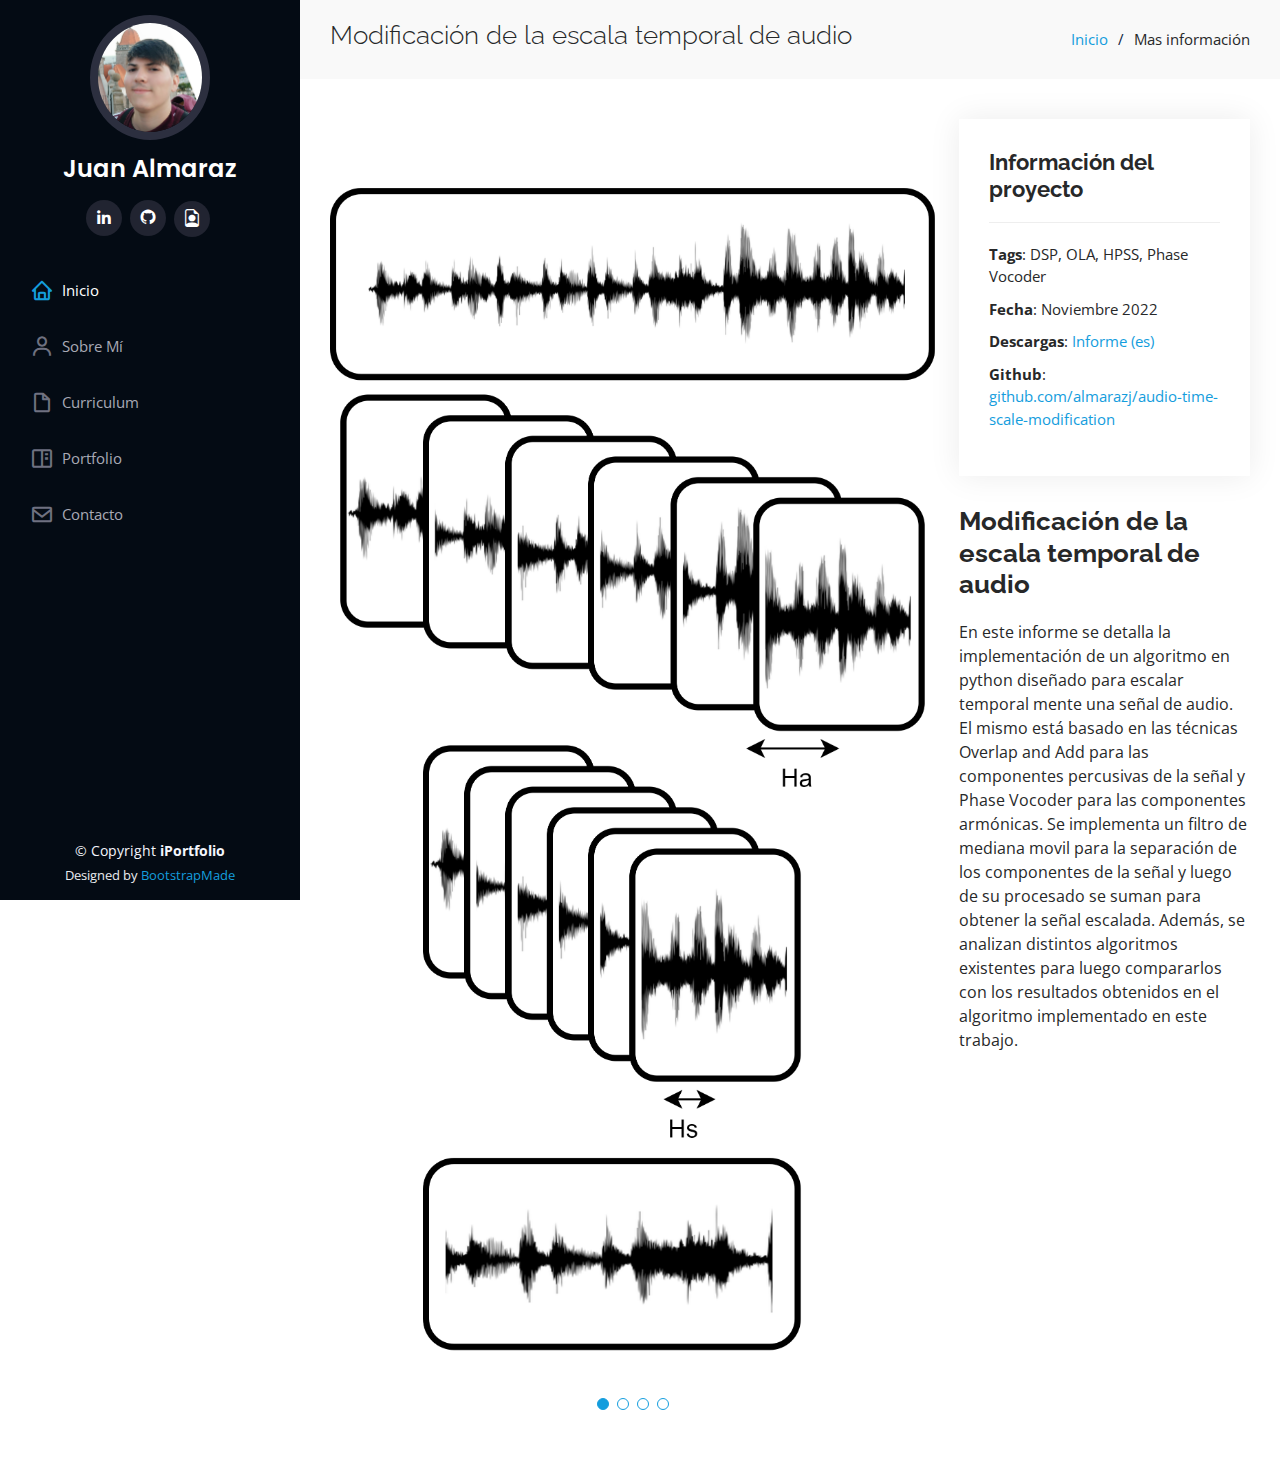
<file: dsp-tsm-details.html>
<!DOCTYPE html>
<html lang="en">

<head>
  <meta charset="utf-8">
  <meta content="width=device-width, initial-scale=1.0" name="viewport">

  <title>Juan Almaraz: Portfolio</title>
  <meta content="" name="description">
  <meta content="" name="keywords">

  <!-- Favicons -->
  <link href="assets/img/app.ico" rel="icon">
  <link href="assets/img/app.ico" rel="apple-touch-icon">

  <!-- Google Fonts -->
  <link href="https://fonts.googleapis.com/css?family=Open+Sans:300,300i,400,400i,600,600i,700,700i|Raleway:300,300i,400,400i,500,500i,600,600i,700,700i|Poppins:300,300i,400,400i,500,500i,600,600i,700,700i" rel="stylesheet">

  <!-- Vendor CSS Files -->
  <link href="assets/vendor/aos/aos.css" rel="stylesheet">
  <link href="assets/vendor/bootstrap/css/bootstrap.min.css" rel="stylesheet">
  <link href="assets/vendor/bootstrap-icons/bootstrap-icons.css" rel="stylesheet">
  <link href="assets/vendor/boxicons/css/boxicons.min.css" rel="stylesheet">
  <link href="assets/vendor/glightbox/css/glightbox.min.css" rel="stylesheet">
  <link href="assets/vendor/swiper/swiper-bundle.min.css" rel="stylesheet">

  <!-- Template Main CSS File -->
  <link href="assets/css/style.css" rel="stylesheet">

  <!-- =======================================================
  * Template Name: iPortfolio
  * Template URL: https://bootstrapmade.com/iportfolio-bootstrap-portfolio-websites-template/
  * Updated: Mar 17 2024 with Bootstrap v5.3.3
  * Author: BootstrapMade.com
  * License: https://bootstrapmade.com/license/
  ======================================================== -->
</head>

<body>

  <!-- ======= Mobile nav toggle button ======= -->
  <i class="bi bi-list mobile-nav-toggle d-xl-none"></i>

  <!-- ======= Header ======= -->
  <header id="header">
    <div class="d-flex flex-column">

      <div class="profile">
        <img src="assets/img/profile-img.png" alt="" class="img-fluid rounded-circle">
        <h1 class="text-light"><a href="index.html"> Juan Almaraz</a></h1>
        <div class="social-links mt-3 text-center">
          <a href="https://www.linkedin.com/in/juan-almaraz/" class="linkedin"><i class="bx bxl-linkedin"></i></a>
          <a href="https://github.com/almarazj" class="github"><i class="bx bxl-github"></i></a>
          <a href="assets/pdf/Almaraz-Juan-CV.pdf" class="cv-icon"><i class="bi bi-file-earmark-person"></i></a>
        </div>
      </div>

      <nav id="navbar" class="nav-menu navbar">
        <ul>
          <li><a href="index.html#hero" class="nav-link scrollto active"><i class="bx bx-home"></i> <span>Inicio</span></a></li>
          <li><a href="index.html#about" class="nav-link scrollto"><i class="bx bx-user"></i> <span>Sobre Mí</span></a></li>
          <li><a href="index.html#resume" class="nav-link scrollto"><i class="bx bx-file-blank"></i> <span>Curriculum</span></a></li>
          <li><a href="index.html#portfolio" class="nav-link scrollto"><i class="bx bx-book-content"></i> <span>Portfolio</span></a></li>
          <li><a href="index.html#contact" class="nav-link scrollto"><i class="bx bx-envelope"></i> <span>Contacto</span></a></li>
        </ul>
      </nav><!-- .nav-menu -->
    </div>
  </header><!-- End Header -->

  <main id="main">

    <!-- ======= Breadcrumbs ======= -->
    <section id="breadcrumbs" class="breadcrumbs">
      <div class="container">

        <div class="d-flex justify-content-between align-items-center">
          <h2>Modificación de la escala temporal de audio</h2>
          <ol>
            <li><a href="index.html">Inicio</a></li>
            <li>Mas información</li>
          </ol>
        </div>

      </div>
    </section><!-- End Breadcrumbs -->

    <!-- ======= Portfolio Details Section ======= -->
    <section id="portfolio-details" class="portfolio-details">
      <div class="container">

        <div class="row gy-4">

          <div class="col-lg-8">
            <div class="portfolio-details-slider swiper">
              <div class="swiper-wrapper align-items-center">

                <div class="swiper-slide">
                  <img src="assets/img/portfolio/dsp/hopsize.png" alt="">
                </div>

                <div class="swiper-slide">
                  <img src="assets/img/portfolio/dsp/diag.jpg" alt="">
                </div>

                <div class="swiper-slide">
                  <img src="assets/img/portfolio/dsp/hpss.jpg" alt="">
                </div>

                <div class="swiper-slide">
                  <img src="assets/img/portfolio/dsp/pv.png" alt="">
                </div>

              </div>
              <div class="swiper-pagination"></div>
            </div>
          </div>

          <div class="col-lg-4">
            <div class="portfolio-info">
              <h3>Información del proyecto</h3>
              <ul>
                <li><strong>Tags</strong>: DSP, OLA, HPSS, Phase Vocoder</li>
                <li><strong>Fecha</strong>: Noviembre 2022</li>
                <li><strong>Descargas</strong>: <a href="assets/pdf/dsp-tsm.pdf">Informe (es)</a></li>
                <li><strong>Github</strong>: <a href="https://github.com/almarazj/audio-time-scale-modification">github.com/almarazj/audio-time-scale-modification</a></li>

              </ul>
            </div>
            <div class="portfolio-description">
              <h2>Modificación de la escala temporal de audio</h2>
              <p>
                En este informe se detalla la implementación de un algoritmo en python diseñado para escalar temporal mente una señal de audio. El mismo está basado en las técnicas Overlap and Add para las componentes percusivas de la señal y Phase Vocoder para las componentes armónicas. Se implementa un filtro de mediana movil para la separación de los componentes de la señal y luego de su procesado se suman para obtener la señal escalada. Además, se analizan distintos algoritmos existentes para luego compararlos con los resultados obtenidos en el algoritmo implementado en este trabajo.
              </p>
            </div>
          </div>

        </div>

      </div>
    </section><!-- End Portfolio Details Section -->

  </main><!-- End #main -->

  <!-- ======= Footer ======= -->
  <footer id="footer">
    <div class="container">
      <div class="copyright">
        &copy; Copyright <strong><span>iPortfolio</span></strong>
      </div>
      <div class="credits">
        <!-- All the links in the footer should remain intact. -->
        <!-- You can delete the links only if you purchased the pro version. -->
        <!-- Licensing information: https://bootstrapmade.com/license/ -->
        <!-- Purchase the pro version with working PHP/AJAX contact form: https://bootstrapmade.com/iportfolio-bootstrap-portfolio-websites-template/ -->
        Designed by <a href="https://bootstrapmade.com/">BootstrapMade</a>
      </div>
    </div>
  </footer><!-- End  Footer -->

  <a href="#" class="back-to-top d-flex align-items-center justify-content-center"><i class="bi bi-arrow-up-short"></i></a>

  <!-- Vendor JS Files -->
  <script src="assets/vendor/purecounter/purecounter_vanilla.js"></script>
  <script src="assets/vendor/aos/aos.js"></script>
  <script src="assets/vendor/bootstrap/js/bootstrap.bundle.min.js"></script>
  <script src="assets/vendor/glightbox/js/glightbox.min.js"></script>
  <script src="assets/vendor/isotope-layout/isotope.pkgd.min.js"></script>
  <script src="assets/vendor/swiper/swiper-bundle.min.js"></script>
  <script src="assets/vendor/typed.js/typed.umd.js"></script>
  <script src="assets/vendor/waypoints/noframework.waypoints.js"></script>
  <script src="assets/vendor/php-email-form/validate.js"></script>

  <!-- Template Main JS File -->
  <script src="assets/js/main.js"></script>

</body>

</html>
</file>
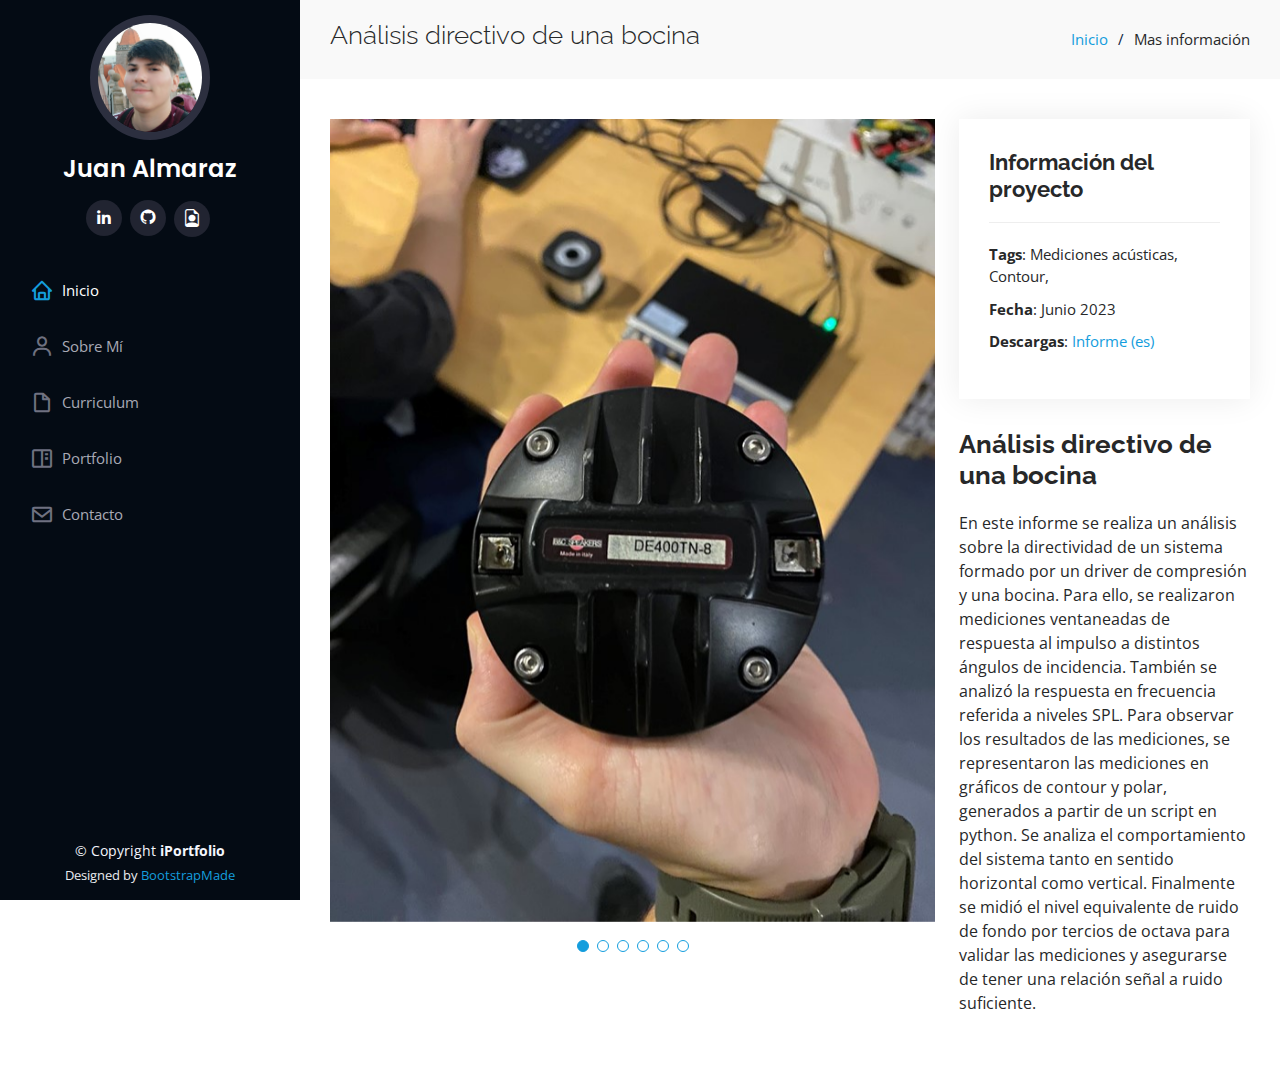
<file: ea2-bocina-details.html>
<!DOCTYPE html>
<html lang="en">

<head>
  <meta charset="utf-8">
  <meta content="width=device-width, initial-scale=1.0" name="viewport">

  <title>Juan Almaraz: Portfolio</title>
  <meta content="" name="description">
  <meta content="" name="keywords">

  <!-- Favicons -->
  <link href="assets/img/app.ico" rel="icon">
  <link href="assets/img/app.ico" rel="apple-touch-icon">

  <!-- Google Fonts -->
  <link href="https://fonts.googleapis.com/css?family=Open+Sans:300,300i,400,400i,600,600i,700,700i|Raleway:300,300i,400,400i,500,500i,600,600i,700,700i|Poppins:300,300i,400,400i,500,500i,600,600i,700,700i" rel="stylesheet">

  <!-- Vendor CSS Files -->
  <link href="assets/vendor/aos/aos.css" rel="stylesheet">
  <link href="assets/vendor/bootstrap/css/bootstrap.min.css" rel="stylesheet">
  <link href="assets/vendor/bootstrap-icons/bootstrap-icons.css" rel="stylesheet">
  <link href="assets/vendor/boxicons/css/boxicons.min.css" rel="stylesheet">
  <link href="assets/vendor/glightbox/css/glightbox.min.css" rel="stylesheet">
  <link href="assets/vendor/swiper/swiper-bundle.min.css" rel="stylesheet">

  <!-- Template Main CSS File -->
  <link href="assets/css/style.css" rel="stylesheet">

  <!-- =======================================================
  * Template Name: iPortfolio
  * Template URL: https://bootstrapmade.com/iportfolio-bootstrap-portfolio-websites-template/
  * Updated: Mar 17 2024 with Bootstrap v5.3.3
  * Author: BootstrapMade.com
  * License: https://bootstrapmade.com/license/
  ======================================================== -->
</head>

<body>

  <!-- ======= Mobile nav toggle button ======= -->
  <i class="bi bi-list mobile-nav-toggle d-xl-none"></i>

  <!-- ======= Header ======= -->
  <header id="header">
    <div class="d-flex flex-column">

      <div class="profile">
        <img src="assets/img/profile-img.png" alt="" class="img-fluid rounded-circle">
        <h1 class="text-light"><a href="index.html"> Juan Almaraz</a></h1>
        <div class="social-links mt-3 text-center">
          <a href="https://www.linkedin.com/in/juan-almaraz/" class="linkedin"><i class="bx bxl-linkedin"></i></a>
          <a href="https://github.com/almarazj" class="github"><i class="bx bxl-github"></i></a>
          <a href="assets/pdf/Almaraz-Juan-CV.pdf" class="cv-icon"><i class="bi bi-file-earmark-person"></i></a>
        </div>
      </div>

      <nav id="navbar" class="nav-menu navbar">
        <ul>
          <li><a href="index.html#hero" class="nav-link scrollto active"><i class="bx bx-home"></i> <span>Inicio</span></a></li>
          <li><a href="index.html#about" class="nav-link scrollto"><i class="bx bx-user"></i> <span>Sobre Mí</span></a></li>
          <li><a href="index.html#resume" class="nav-link scrollto"><i class="bx bx-file-blank"></i> <span>Curriculum</span></a></li>
          <li><a href="index.html#portfolio" class="nav-link scrollto"><i class="bx bx-book-content"></i> <span>Portfolio</span></a></li>
          <li><a href="index.html#contact" class="nav-link scrollto"><i class="bx bx-envelope"></i> <span>Contacto</span></a></li>
        </ul>
      </nav><!-- .nav-menu -->
    </div>
  </header><!-- End Header -->

  <main id="main">

    <!-- ======= Breadcrumbs ======= -->
    <section id="breadcrumbs" class="breadcrumbs">
      <div class="container">

        <div class="d-flex justify-content-between align-items-center">
          <h2>Análisis directivo de una bocina</h2>
          <ol>
            <li><a href="index.html">Inicio</a></li>
            <li>Mas información</li>
          </ol>
        </div>

      </div>
    </section><!-- End Breadcrumbs -->

    <!-- ======= Portfolio Details Section ======= -->
    <section id="portfolio-details" class="portfolio-details">
      <div class="container">

        <div class="row gy-4">

          <div class="col-lg-8">
            <div class="portfolio-details-slider swiper">
              <div class="swiper-wrapper align-items-center">

                <div class="swiper-slide">
                  <img src="assets/img/portfolio/ea2/driver.jpg" alt="">
                </div>

                <div class="swiper-slide">
                  <img src="assets/img/portfolio/ea2/bocina.png" alt="">
                </div>

                <div class="swiper-slide">
                  <img src="assets/img/portfolio/ea2/patron_hor.png" alt="">
                </div>

                <div class="swiper-slide">
                  <img src="assets/img/portfolio/ea2/patron_ver.png" alt="">
                </div>

                <div class="swiper-slide">
                  <img src="assets/img/portfolio/ea2/contorno_hor.png" alt="">
                </div>

                <div class="swiper-slide">
                  <img src="assets/img/portfolio/ea2/contorno_ver.png" alt="">
                </div>
              </div>
              <div class="swiper-pagination"></div>
            </div>
          </div>

          <div class="col-lg-4">
            <div class="portfolio-info">
              <h3>Información del proyecto</h3>
              <ul>
                <li><strong>Tags</strong>: Mediciones acústicas, Contour, </li>
                <li><strong>Fecha</strong>: Junio 2023</li>
                <li><strong>Descargas</strong>: <a href="assets/pdf/ea2-directividad.pdf">Informe (es)</a></li>
              </ul>
            </div>
            <div class="portfolio-description">
              <h2>Análisis directivo de una bocina</h2>
              <p>
                En este informe se realiza un análisis sobre la directividad de un sistema formado por un driver de compresión y una bocina. Para ello, se realizaron mediciones ventaneadas de respuesta al impulso a distintos ángulos de incidencia. También se analizó la respuesta en frecuencia referida a niveles SPL. Para observar los resultados de las mediciones, se representaron las mediciones en gráficos de contour y polar, generados a partir de un script en python. Se analiza el comportamiento del sistema tanto en sentido horizontal como vertical. Finalmente se midió el nivel equivalente de ruido de fondo por tercios de octava para validar las mediciones y asegurarse de tener una relación señal a ruido suficiente. 
              </p>
            </div>
          </div>

        </div>

      </div>
    </section><!-- End Portfolio Details Section -->

  </main><!-- End #main -->

  <!-- ======= Footer ======= -->
  <footer id="footer">
    <div class="container">
      <div class="copyright">
        &copy; Copyright <strong><span>iPortfolio</span></strong>
      </div>
      <div class="credits">
        <!-- All the links in the footer should remain intact. -->
        <!-- You can delete the links only if you purchased the pro version. -->
        <!-- Licensing information: https://bootstrapmade.com/license/ -->
        <!-- Purchase the pro version with working PHP/AJAX contact form: https://bootstrapmade.com/iportfolio-bootstrap-portfolio-websites-template/ -->
        Designed by <a href="https://bootstrapmade.com/">BootstrapMade</a>
      </div>
    </div>
  </footer><!-- End  Footer -->

  <a href="#" class="back-to-top d-flex align-items-center justify-content-center"><i class="bi bi-arrow-up-short"></i></a>

  <!-- Vendor JS Files -->
  <script src="assets/vendor/purecounter/purecounter_vanilla.js"></script>
  <script src="assets/vendor/aos/aos.js"></script>
  <script src="assets/vendor/bootstrap/js/bootstrap.bundle.min.js"></script>
  <script src="assets/vendor/glightbox/js/glightbox.min.js"></script>
  <script src="assets/vendor/isotope-layout/isotope.pkgd.min.js"></script>
  <script src="assets/vendor/swiper/swiper-bundle.min.js"></script>
  <script src="assets/vendor/typed.js/typed.umd.js"></script>
  <script src="assets/vendor/waypoints/noframework.waypoints.js"></script>
  <script src="assets/vendor/php-email-form/validate.js"></script>

  <!-- Template Main JS File -->
  <script src="assets/js/main.js"></script>

</body>

</html>
</file>
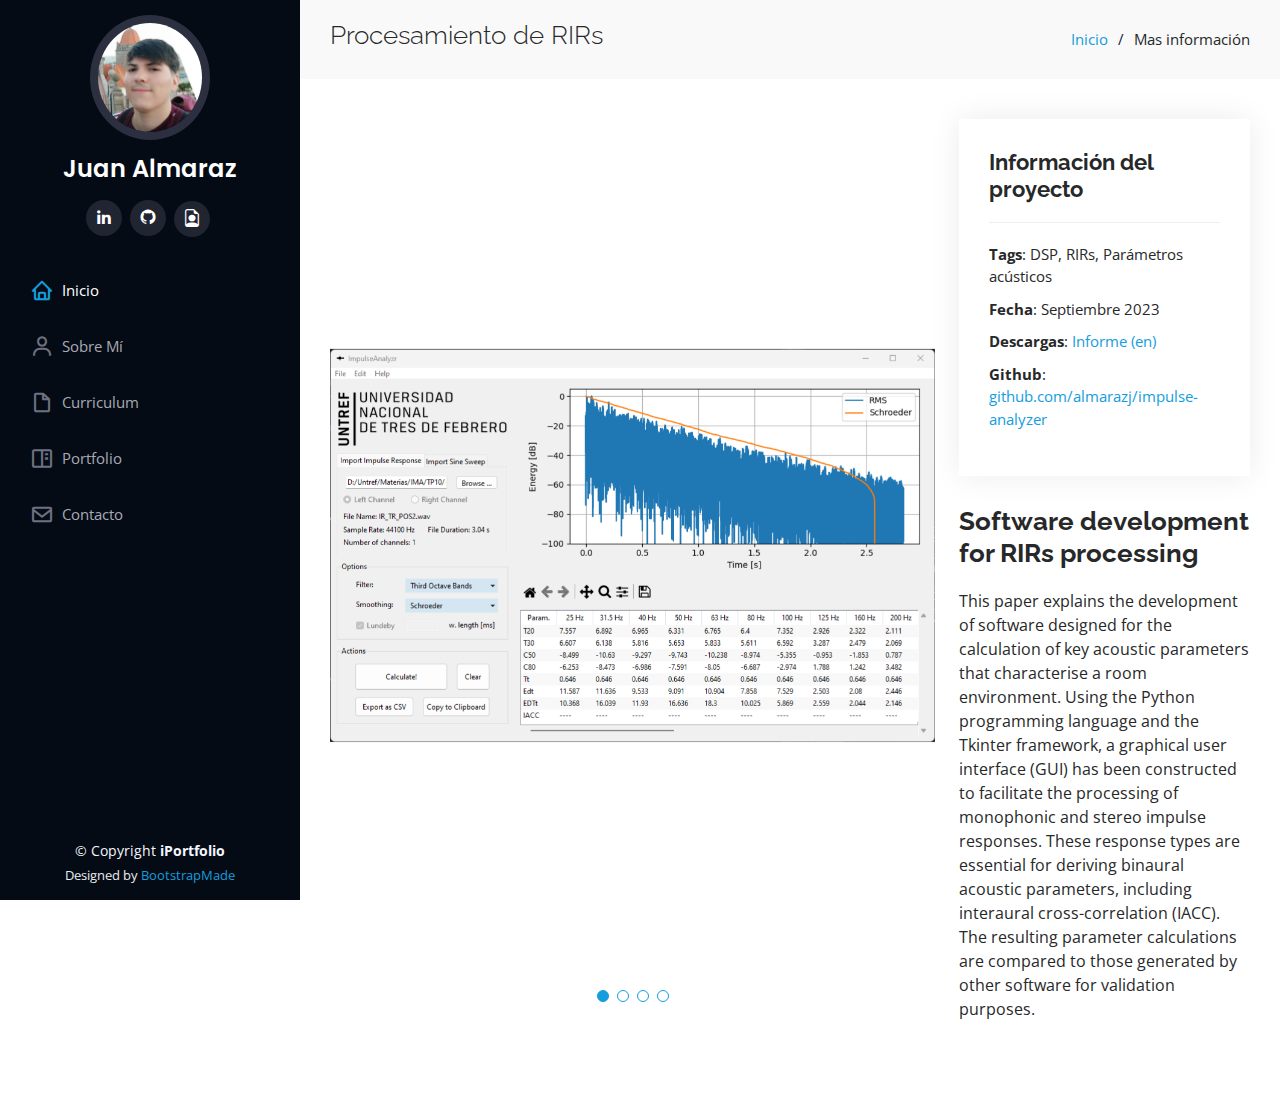
<file: ima-rir-details.html>
<!DOCTYPE html>
<html lang="en">

<head>
  <meta charset="utf-8">
  <meta content="width=device-width, initial-scale=1.0" name="viewport">

  <title>Juan Almaraz: Portfolio</title>
  <meta content="" name="description">
  <meta content="" name="keywords">

  <!-- Favicons -->
  <link href="assets/img/app.ico" rel="icon">
  <link href="assets/img/app.ico" rel="apple-touch-icon">

  <!-- Google Fonts -->
  <link href="https://fonts.googleapis.com/css?family=Open+Sans:300,300i,400,400i,600,600i,700,700i|Raleway:300,300i,400,400i,500,500i,600,600i,700,700i|Poppins:300,300i,400,400i,500,500i,600,600i,700,700i" rel="stylesheet">

  <!-- Vendor CSS Files -->
  <link href="assets/vendor/aos/aos.css" rel="stylesheet">
  <link href="assets/vendor/bootstrap/css/bootstrap.min.css" rel="stylesheet">
  <link href="assets/vendor/bootstrap-icons/bootstrap-icons.css" rel="stylesheet">
  <link href="assets/vendor/boxicons/css/boxicons.min.css" rel="stylesheet">
  <link href="assets/vendor/glightbox/css/glightbox.min.css" rel="stylesheet">
  <link href="assets/vendor/swiper/swiper-bundle.min.css" rel="stylesheet">

  <!-- Template Main CSS File -->
  <link href="assets/css/style.css" rel="stylesheet">

  <!-- =======================================================
  * Template Name: iPortfolio
  * Template URL: https://bootstrapmade.com/iportfolio-bootstrap-portfolio-websites-template/
  * Updated: Mar 17 2024 with Bootstrap v5.3.3
  * Author: BootstrapMade.com
  * License: https://bootstrapmade.com/license/
  ======================================================== -->
</head>

<body>

  <!-- ======= Mobile nav toggle button ======= -->
  <i class="bi bi-list mobile-nav-toggle d-xl-none"></i>

  <!-- ======= Header ======= -->
  <header id="header">
    <div class="d-flex flex-column">

      <div class="profile">
        <img src="assets/img/profile-img.png" alt="" class="img-fluid rounded-circle">
        <h1 class="text-light"><a href="index.html"> Juan Almaraz</a></h1>
        <div class="social-links mt-3 text-center">
          <a href="https://www.linkedin.com/in/juan-almaraz/" class="linkedin"><i class="bx bxl-linkedin"></i></a>
          <a href="https://github.com/almarazj" class="github"><i class="bx bxl-github"></i></a>
          <a href="assets/pdf/Almaraz-Juan-CV.pdf" class="cv-icon"><i class="bi bi-file-earmark-person"></i></a>
        </div>
      </div>

      <nav id="navbar" class="nav-menu navbar">
        <ul>
          <li><a href="index.html#hero" class="nav-link scrollto active"><i class="bx bx-home"></i> <span>Inicio</span></a></li>
          <li><a href="index.html#about" class="nav-link scrollto"><i class="bx bx-user"></i> <span>Sobre Mí</span></a></li>
          <li><a href="index.html#resume" class="nav-link scrollto"><i class="bx bx-file-blank"></i> <span>Curriculum</span></a></li>
          <li><a href="index.html#portfolio" class="nav-link scrollto"><i class="bx bx-book-content"></i> <span>Portfolio</span></a></li>
          <li><a href="index.html#contact" class="nav-link scrollto"><i class="bx bx-envelope"></i> <span>Contacto</span></a></li>
        </ul>
      </nav><!-- .nav-menu -->
    </div>
  </header><!-- End Header -->

  <main id="main">

    <!-- ======= Breadcrumbs ======= -->
    <section id="breadcrumbs" class="breadcrumbs">
      <div class="container">

        <div class="d-flex justify-content-between align-items-center">
          <h2>Procesamiento de RIRs</h2>
          <ol>
            <li><a href="index.html">Inicio</a></li>
            <li>Mas información</li>
          </ol>
        </div>

      </div>
    </section><!-- End Breadcrumbs -->

    <!-- ======= Portfolio Details Section ======= -->
    <section id="portfolio-details" class="portfolio-details">
      <div class="container">

        <div class="row gy-4">

          <div class="col-lg-8">
            <div class="portfolio-details-slider swiper">
              <div class="swiper-wrapper align-items-center">

                <div class="swiper-slide">
                  <img src="assets/img/portfolio/ima/rir-gui.png" alt="">
                </div>

                <div class="swiper-slide">
                  <img src="assets/img/portfolio/ima/rir-flow.png" alt="">
                </div>

                <div class="swiper-slide">
                  <img src="assets/img/portfolio/ima/rir-t20.png" alt="">
                </div>

                <div class="swiper-slide">
                  <img src="assets/img/portfolio/ima/rir-c80.png" alt="">
                </div>

              </div>
              <div class="swiper-pagination"></div>
            </div>
          </div>

          <div class="col-lg-4">
            <div class="portfolio-info">
              <h3>Información del proyecto</h3>
              <ul>
                <li><strong>Tags</strong>: DSP, RIRs, Parámetros acústicos</li>
                <li><strong>Fecha</strong>: Septiembre 2023</li>
                <li><strong>Descargas</strong>: <a href="assets/pdf/ima-rirs.pdf">Informe (en)</a></li>
                <li><strong>Github</strong>: <a href="https://github.com/almarazj/impulse-analyzer">github.com/almarazj/impulse-analyzer</a></li>
              </ul>
            </div>
            <div class="portfolio-description">
              <h2>Software development for RIRs processing</h2>
              <p>
                This paper explains the development of software designed for the calculation of key acoustic parameters that characterise a room environment. Using the Python programming language and the Tkinter framework, a graphical user interface (GUI) has been constructed to facilitate the processing of monophonic and stereo impulse responses. These response types are essential for deriving binaural acoustic parameters, including interaural cross-correlation (IACC). The resulting parameter calculations are compared to those generated by other software for validation purposes.
              </p>
            </div>
          </div>

        </div>

      </div>
    </section><!-- End Portfolio Details Section -->

  </main><!-- End #main -->

  <!-- ======= Footer ======= -->
  <footer id="footer">
    <div class="container">
      <div class="copyright">
        &copy; Copyright <strong><span>iPortfolio</span></strong>
      </div>
      <div class="credits">
        <!-- All the links in the footer should remain intact. -->
        <!-- You can delete the links only if you purchased the pro version. -->
        <!-- Licensing information: https://bootstrapmade.com/license/ -->
        <!-- Purchase the pro version with working PHP/AJAX contact form: https://bootstrapmade.com/iportfolio-bootstrap-portfolio-websites-template/ -->
        Designed by <a href="https://bootstrapmade.com/">BootstrapMade</a>
      </div>
    </div>
  </footer><!-- End  Footer -->

  <a href="#" class="back-to-top d-flex align-items-center justify-content-center"><i class="bi bi-arrow-up-short"></i></a>

  <!-- Vendor JS Files -->
  <script src="assets/vendor/purecounter/purecounter_vanilla.js"></script>
  <script src="assets/vendor/aos/aos.js"></script>
  <script src="assets/vendor/bootstrap/js/bootstrap.bundle.min.js"></script>
  <script src="assets/vendor/glightbox/js/glightbox.min.js"></script>
  <script src="assets/vendor/isotope-layout/isotope.pkgd.min.js"></script>
  <script src="assets/vendor/swiper/swiper-bundle.min.js"></script>
  <script src="assets/vendor/typed.js/typed.umd.js"></script>
  <script src="assets/vendor/waypoints/noframework.waypoints.js"></script>
  <script src="assets/vendor/php-email-form/validate.js"></script>

  <!-- Template Main JS File -->
  <script src="assets/js/main.js"></script>

</body>

</html>
</file>
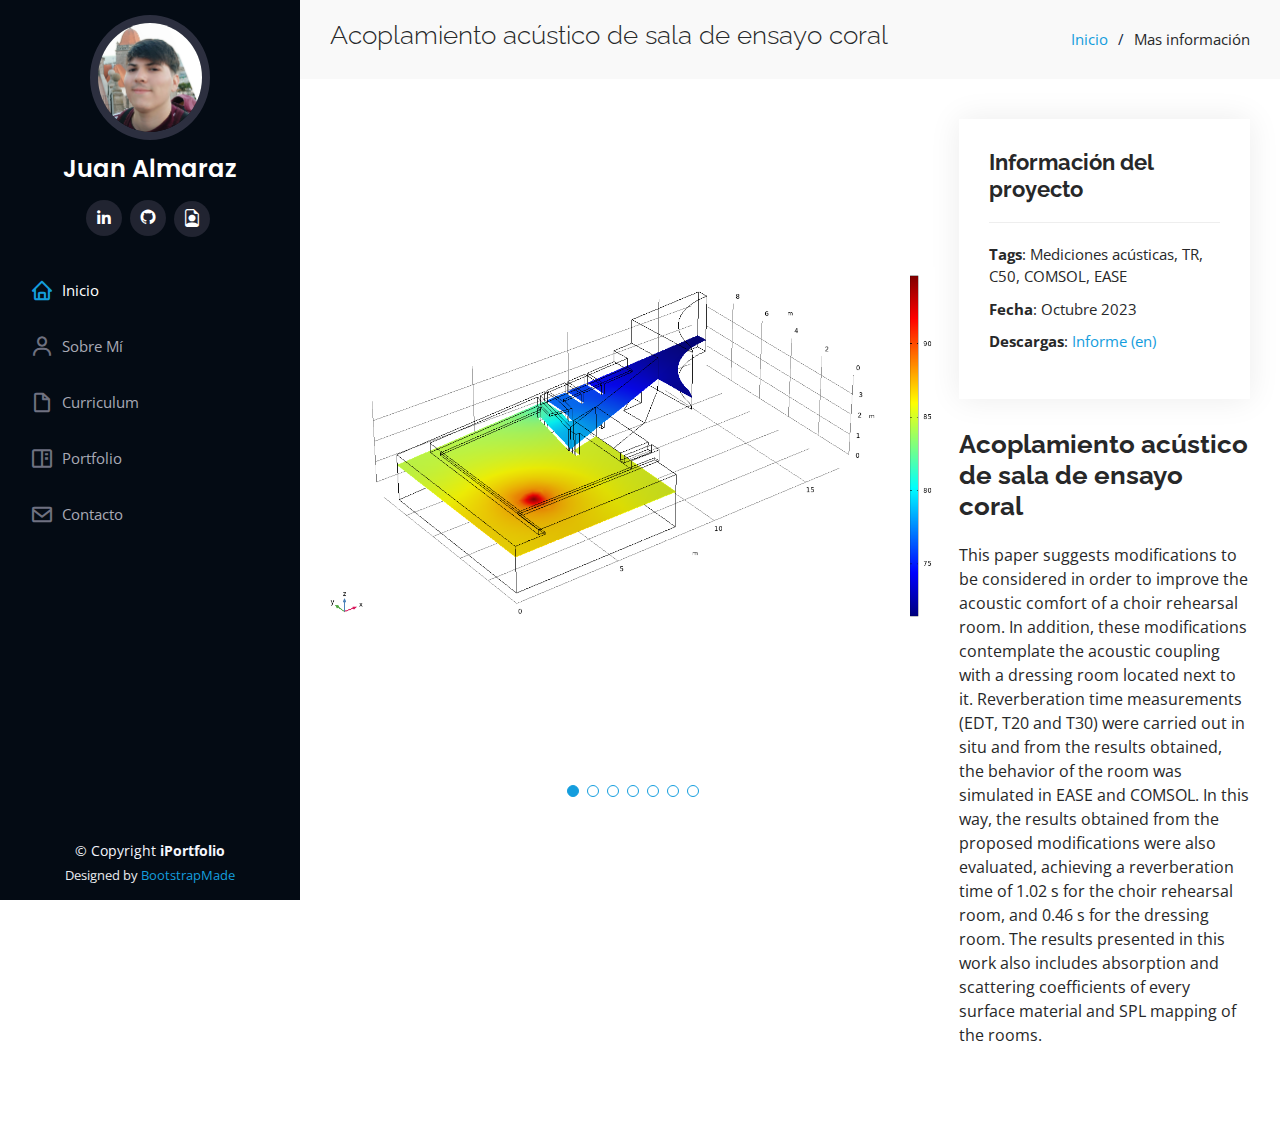
<file: ima-sala-details.html>
<!DOCTYPE html>
<html lang="en">

<head>
  <meta charset="utf-8">
  <meta content="width=device-width, initial-scale=1.0" name="viewport">

  <title>Juan Almaraz: Portfolio</title>
  <meta content="" name="description">
  <meta content="" name="keywords">

  <!-- Favicons -->
  <link href="assets/img/app.ico" rel="icon">
  <link href="assets/img/app.ico" rel="apple-touch-icon">

  <!-- Google Fonts -->
  <link href="https://fonts.googleapis.com/css?family=Open+Sans:300,300i,400,400i,600,600i,700,700i|Raleway:300,300i,400,400i,500,500i,600,600i,700,700i|Poppins:300,300i,400,400i,500,500i,600,600i,700,700i" rel="stylesheet">

  <!-- Vendor CSS Files -->
  <link href="assets/vendor/aos/aos.css" rel="stylesheet">
  <link href="assets/vendor/bootstrap/css/bootstrap.min.css" rel="stylesheet">
  <link href="assets/vendor/bootstrap-icons/bootstrap-icons.css" rel="stylesheet">
  <link href="assets/vendor/boxicons/css/boxicons.min.css" rel="stylesheet">
  <link href="assets/vendor/glightbox/css/glightbox.min.css" rel="stylesheet">
  <link href="assets/vendor/swiper/swiper-bundle.min.css" rel="stylesheet">

  <!-- Template Main CSS File -->
  <link href="assets/css/style.css" rel="stylesheet">

  <!-- =======================================================
  * Template Name: iPortfolio
  * Template URL: https://bootstrapmade.com/iportfolio-bootstrap-portfolio-websites-template/
  * Updated: Mar 17 2024 with Bootstrap v5.3.3
  * Author: BootstrapMade.com
  * License: https://bootstrapmade.com/license/
  ======================================================== -->
</head>

<body>

  <!-- ======= Mobile nav toggle button ======= -->
  <i class="bi bi-list mobile-nav-toggle d-xl-none"></i>

  <!-- ======= Header ======= -->
  <header id="header">
    <div class="d-flex flex-column">

      <div class="profile">
        <img src="assets/img/profile-img.png" alt="" class="img-fluid rounded-circle">
        <h1 class="text-light"><a href="index.html"> Juan Almaraz</a></h1>
        <div class="social-links mt-3 text-center">
          <a href="https://www.linkedin.com/in/juan-almaraz/" class="linkedin"><i class="bx bxl-linkedin"></i></a>
          <a href="https://github.com/almarazj" class="github"><i class="bx bxl-github"></i></a>
          <a href="assets/pdf/Almaraz-Juan-CV.pdf" class="cv-icon"><i class="bi bi-file-earmark-person"></i></a>
        </div>
      </div>

      <nav id="navbar" class="nav-menu navbar">
        <ul>
          <li><a href="index.html#hero" class="nav-link scrollto active"><i class="bx bx-home"></i> <span>Inicio</span></a></li>
          <li><a href="index.html#about" class="nav-link scrollto"><i class="bx bx-user"></i> <span>Sobre Mí</span></a></li>
          <li><a href="index.html#resume" class="nav-link scrollto"><i class="bx bx-file-blank"></i> <span>Curriculum</span></a></li>
          <li><a href="index.html#portfolio" class="nav-link scrollto"><i class="bx bx-book-content"></i> <span>Portfolio</span></a></li>
          <li><a href="index.html#contact" class="nav-link scrollto"><i class="bx bx-envelope"></i> <span>Contacto</span></a></li>
        </ul>
      </nav><!-- .nav-menu -->
    </div>
  </header><!-- End Header -->

  <main id="main">

    <!-- ======= Breadcrumbs ======= -->
    <section id="breadcrumbs" class="breadcrumbs">
      <div class="container">

        <div class="d-flex justify-content-between align-items-center">
          <h2>Acoplamiento acústico de sala de ensayo coral</h2>
          <ol>
            <li><a href="index.html">Inicio</a></li>
            <li>Mas información</li>
          </ol>
        </div>

      </div>
    </section><!-- End Breadcrumbs -->

    <!-- ======= Portfolio Details Section ======= -->
    <section id="portfolio-details" class="portfolio-details">
      <div class="container">

        <div class="row gy-4">

          <div class="col-lg-8">
            <div class="portfolio-details-slider swiper">
              <div class="swiper-wrapper align-items-center">

                <div class="swiper-slide">
                  <img src="assets/img/portfolio/ima/sala-comsol.png" alt="">
                </div>

                <div class="swiper-slide">
                  <img src="assets/img/portfolio/ima/sala-3d.jpg" alt="">
                </div>

                <div class="swiper-slide">
                  <img src="assets/img/portfolio/ima/sala-1.png" alt="">
                </div>

                <div class="swiper-slide">
                  <img src="assets/img/portfolio/ima/sala-mod.jpg" alt="">
                </div>

                <div class="swiper-slide">
                  <img src="assets/img/portfolio/ima/sala-plano.jpg" alt="">
                </div>

                <div class="swiper-slide">
                  <img src="assets/img/portfolio/ima/sala-tr-pos.png" alt="">
                </div>
                
                <div class="swiper-slide">
                  <img src="assets/img/portfolio/ima/sala-tr.png" alt="">
                </div>

              </div>
              <div class="swiper-pagination"></div>
            </div>
          </div>

          <div class="col-lg-4">
            <div class="portfolio-info">
              <h3>Información del proyecto</h3>
              <ul>
                <li><strong>Tags</strong>: Mediciones acústicas, TR, C50, COMSOL, EASE</li>
                <li><strong>Fecha</strong>: Octubre 2023</li>
                <li><strong>Descargas</strong>: <a href="assets/pdf/ima-soka-ensayo.pdf">Informe (en)</a></li>
              </ul>
            </div>
            <div class="portfolio-description">
              <h2>Acoplamiento acústico de sala de ensayo coral</h2>
              <p>
                This paper suggests modifications to be considered in order to improve the acoustic comfort of a choir rehearsal room. In addition, these modifications contemplate the acoustic coupling with a dressing room located next to it. Reverberation time measurements (EDT, T20 and T30) were carried out in situ and from the results obtained, the behavior of the room was simulated in EASE and COMSOL. In this way, the results obtained from the proposed modifications were also evaluated, achieving a reverberation time of 1.02 s for the choir rehearsal room, and 0.46 s for the dressing room. The results presented in this work also includes absorption and scattering coefficients of every surface material and SPL mapping of the rooms.
              </p>
            </div>
          </div>

        </div>

      </div>
    </section><!-- End Portfolio Details Section -->

  </main><!-- End #main -->

  <!-- ======= Footer ======= -->
  <footer id="footer">
    <div class="container">
      <div class="copyright">
        &copy; Copyright <strong><span>iPortfolio</span></strong>
      </div>
      <div class="credits">
        <!-- All the links in the footer should remain intact. -->
        <!-- You can delete the links only if you purchased the pro version. -->
        <!-- Licensing information: https://bootstrapmade.com/license/ -->
        <!-- Purchase the pro version with working PHP/AJAX contact form: https://bootstrapmade.com/iportfolio-bootstrap-portfolio-websites-template/ -->
        Designed by <a href="https://bootstrapmade.com/">BootstrapMade</a>
      </div>
    </div>
  </footer><!-- End  Footer -->

  <a href="#" class="back-to-top d-flex align-items-center justify-content-center"><i class="bi bi-arrow-up-short"></i></a>

  <!-- Vendor JS Files -->
  <script src="assets/vendor/purecounter/purecounter_vanilla.js"></script>
  <script src="assets/vendor/aos/aos.js"></script>
  <script src="assets/vendor/bootstrap/js/bootstrap.bundle.min.js"></script>
  <script src="assets/vendor/glightbox/js/glightbox.min.js"></script>
  <script src="assets/vendor/isotope-layout/isotope.pkgd.min.js"></script>
  <script src="assets/vendor/swiper/swiper-bundle.min.js"></script>
  <script src="assets/vendor/typed.js/typed.umd.js"></script>
  <script src="assets/vendor/waypoints/noframework.waypoints.js"></script>
  <script src="assets/vendor/php-email-form/validate.js"></script>

  <!-- Template Main JS File -->
  <script src="assets/js/main.js"></script>

</body>

</html>
</file>
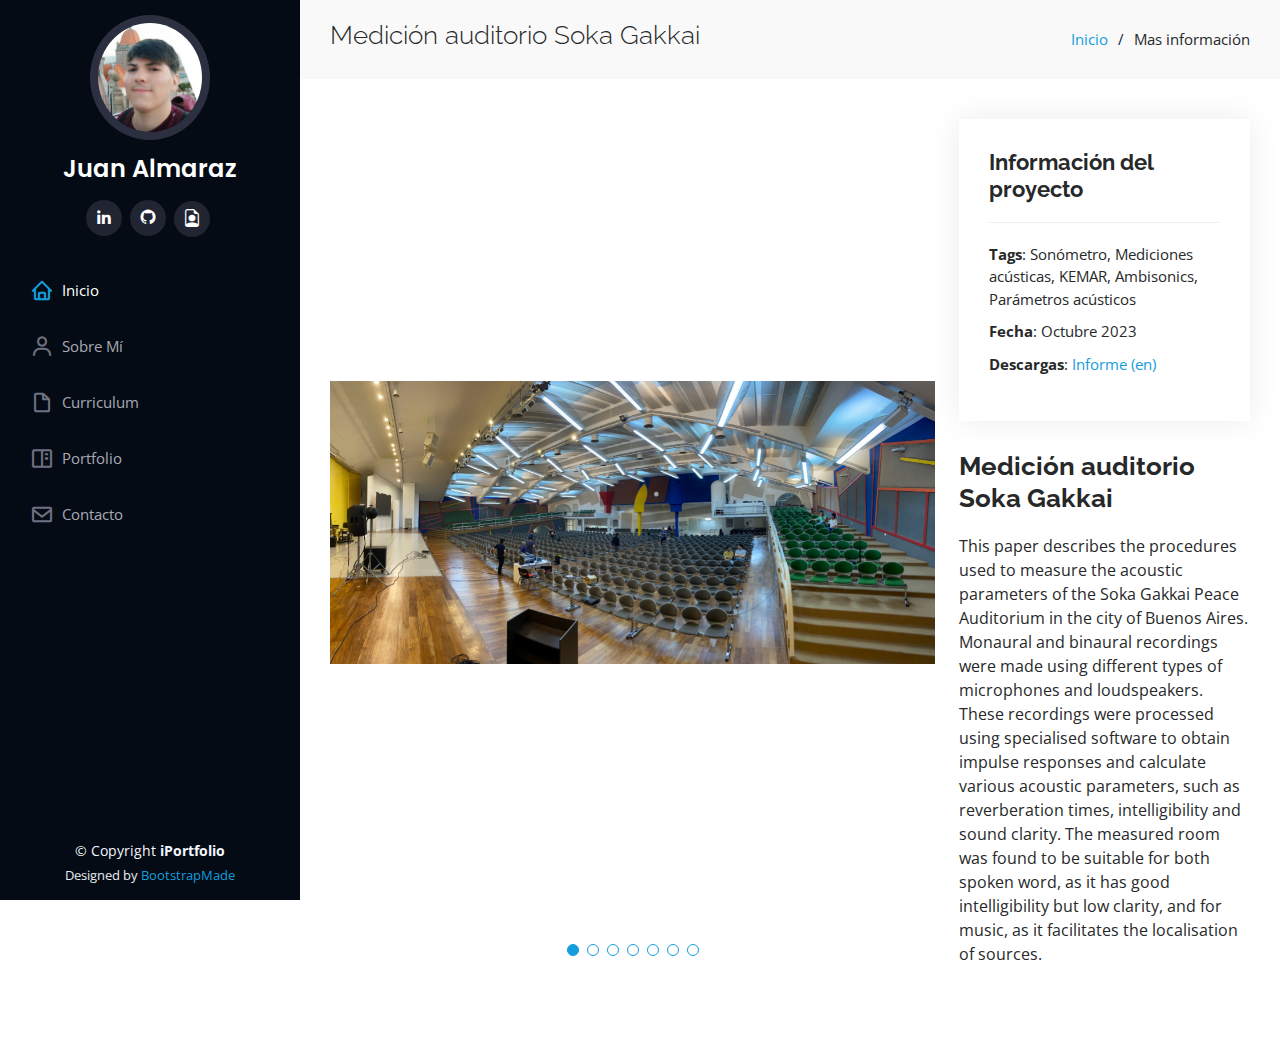
<file: ima-soka-details.html>
<!DOCTYPE html>
<html lang="en">

<head>
  <meta charset="utf-8">
  <meta content="width=device-width, initial-scale=1.0" name="viewport">

  <title>Juan Almaraz: Portfolio</title>
  <meta content="" name="description">
  <meta content="" name="keywords">

  <!-- Favicons -->
  <link href="assets/img/app.ico" rel="icon">
  <link href="assets/img/app.ico" rel="apple-touch-icon">

  <!-- Google Fonts -->
  <link href="https://fonts.googleapis.com/css?family=Open+Sans:300,300i,400,400i,600,600i,700,700i|Raleway:300,300i,400,400i,500,500i,600,600i,700,700i|Poppins:300,300i,400,400i,500,500i,600,600i,700,700i" rel="stylesheet">

  <!-- Vendor CSS Files -->
  <link href="assets/vendor/aos/aos.css" rel="stylesheet">
  <link href="assets/vendor/bootstrap/css/bootstrap.min.css" rel="stylesheet">
  <link href="assets/vendor/bootstrap-icons/bootstrap-icons.css" rel="stylesheet">
  <link href="assets/vendor/boxicons/css/boxicons.min.css" rel="stylesheet">
  <link href="assets/vendor/glightbox/css/glightbox.min.css" rel="stylesheet">
  <link href="assets/vendor/swiper/swiper-bundle.min.css" rel="stylesheet">

  <!-- Template Main CSS File -->
  <link href="assets/css/style.css" rel="stylesheet">

  <!-- =======================================================
  * Template Name: iPortfolio
  * Template URL: https://bootstrapmade.com/iportfolio-bootstrap-portfolio-websites-template/
  * Updated: Mar 17 2024 with Bootstrap v5.3.3
  * Author: BootstrapMade.com
  * License: https://bootstrapmade.com/license/
  ======================================================== -->
</head>

<body>

  <!-- ======= Mobile nav toggle button ======= -->
  <i class="bi bi-list mobile-nav-toggle d-xl-none"></i>

  <!-- ======= Header ======= -->
  <header id="header">
    <div class="d-flex flex-column">

      <div class="profile">
        <img src="assets/img/profile-img.png" alt="" class="img-fluid rounded-circle">
        <h1 class="text-light"><a href="index.html"> Juan Almaraz</a></h1>
        <div class="social-links mt-3 text-center">
          <a href="https://www.linkedin.com/in/juan-almaraz/" class="linkedin"><i class="bx bxl-linkedin"></i></a>
          <a href="https://github.com/almarazj" class="github"><i class="bx bxl-github"></i></a>
          <a href="assets/pdf/Almaraz-Juan-CV.pdf" class="cv-icon"><i class="bi bi-file-earmark-person"></i></a>
        </div>
      </div>

      <nav id="navbar" class="nav-menu navbar">
        <ul>
          <li><a href="index.html#hero" class="nav-link scrollto active"><i class="bx bx-home"></i> <span>Inicio</span></a></li>
          <li><a href="index.html#about" class="nav-link scrollto"><i class="bx bx-user"></i> <span>Sobre Mí</span></a></li>
          <li><a href="index.html#resume" class="nav-link scrollto"><i class="bx bx-file-blank"></i> <span>Curriculum</span></a></li>
          <li><a href="index.html#portfolio" class="nav-link scrollto"><i class="bx bx-book-content"></i> <span>Portfolio</span></a></li>
          <li><a href="index.html#contact" class="nav-link scrollto"><i class="bx bx-envelope"></i> <span>Contacto</span></a></li>
        </ul>
      </nav><!-- .nav-menu -->
    </div>
  </header><!-- End Header -->

  <main id="main">

    <!-- ======= Breadcrumbs ======= -->
    <section id="breadcrumbs" class="breadcrumbs">
      <div class="container">

        <div class="d-flex justify-content-between align-items-center">
          <h2>Medición auditorio Soka Gakkai</h2>
          <ol>
            <li><a href="index.html">Inicio</a></li>
            <li>Mas información</li>
          </ol>
        </div>

      </div>
    </section><!-- End Breadcrumbs -->

    <!-- ======= Portfolio Details Section ======= -->
    <section id="portfolio-details" class="portfolio-details">
      <div class="container">

        <div class="row gy-4">

          <div class="col-lg-8">
            <div class="portfolio-details-slider swiper">
              <div class="swiper-wrapper align-items-center">

                <div class="swiper-slide">
                  <img src="assets/img/portfolio/ima/front.jpg" alt="">
                </div>

                <div class="swiper-slide">
                  <img src="assets/img/portfolio/ima/soka-1.jpg" alt="">
                </div>

                <div class="swiper-slide">
                  <img src="assets/img/portfolio/ima/soka-2.jpg" alt="">
                </div>

                <div class="swiper-slide">
                  <img src="assets/img/portfolio/ima/soka-3.jpg" alt="">
                </div>

                <div class="swiper-slide">
                  <img src="assets/img/portfolio/ima/soka-4.jpg" alt="">
                </div>

                <div class="swiper-slide">
                  <img src="assets/img/portfolio/ima/soka-5.jpg" alt="">
                </div>

                <div class="swiper-slide">
                  <img src="assets/img/portfolio/ima/soka-6.jpg" alt="">
                </div>

              </div>
              <div class="swiper-pagination"></div>
            </div>
          </div>

          <div class="col-lg-4">
            <div class="portfolio-info">
              <h3>Información del proyecto</h3>
              <ul>
                <li><strong>Tags</strong>: Sonómetro, Mediciones acústicas, KEMAR, Ambisonics, Parámetros acústicos</li>
                <li><strong>Fecha</strong>: Octubre 2023</li>
                <li><strong>Descargas</strong>: <a href="assets/pdf/ima-soka-gakkai.pdf">Informe (en)</a></li>
              </ul>
            </div>
            <div class="portfolio-description">
              <h2>Medición auditorio Soka Gakkai</h2>
              <p>
                This paper describes the procedures used to measure the acoustic parameters of the Soka Gakkai Peace Auditorium in the city of Buenos Aires. Monaural and binaural recordings were made using different types of microphones and loudspeakers. These recordings were processed using specialised software to obtain impulse responses and calculate various acoustic parameters, such as reverberation times, intelligibility and sound clarity. The measured room was found to be suitable for both spoken word, as it has good intelligibility but low clarity, and for music, as it facilitates the localisation of sources.
              </p>
            </div>
          </div>

        </div>

      </div>
    </section><!-- End Portfolio Details Section -->

  </main><!-- End #main -->

  <!-- ======= Footer ======= -->
  <footer id="footer">
    <div class="container">
      <div class="copyright">
        &copy; Copyright <strong><span>iPortfolio</span></strong>
      </div>
      <div class="credits">
        <!-- All the links in the footer should remain intact. -->
        <!-- You can delete the links only if you purchased the pro version. -->
        <!-- Licensing information: https://bootstrapmade.com/license/ -->
        <!-- Purchase the pro version with working PHP/AJAX contact form: https://bootstrapmade.com/iportfolio-bootstrap-portfolio-websites-template/ -->
        Designed by <a href="https://bootstrapmade.com/">BootstrapMade</a>
      </div>
    </div>
  </footer><!-- End  Footer -->

  <a href="#" class="back-to-top d-flex align-items-center justify-content-center"><i class="bi bi-arrow-up-short"></i></a>

  <!-- Vendor JS Files -->
  <script src="assets/vendor/purecounter/purecounter_vanilla.js"></script>
  <script src="assets/vendor/aos/aos.js"></script>
  <script src="assets/vendor/bootstrap/js/bootstrap.bundle.min.js"></script>
  <script src="assets/vendor/glightbox/js/glightbox.min.js"></script>
  <script src="assets/vendor/isotope-layout/isotope.pkgd.min.js"></script>
  <script src="assets/vendor/swiper/swiper-bundle.min.js"></script>
  <script src="assets/vendor/typed.js/typed.umd.js"></script>
  <script src="assets/vendor/waypoints/noframework.waypoints.js"></script>
  <script src="assets/vendor/php-email-form/validate.js"></script>

  <!-- Template Main JS File -->
  <script src="assets/js/main.js"></script>

</body>

</html>
</file>
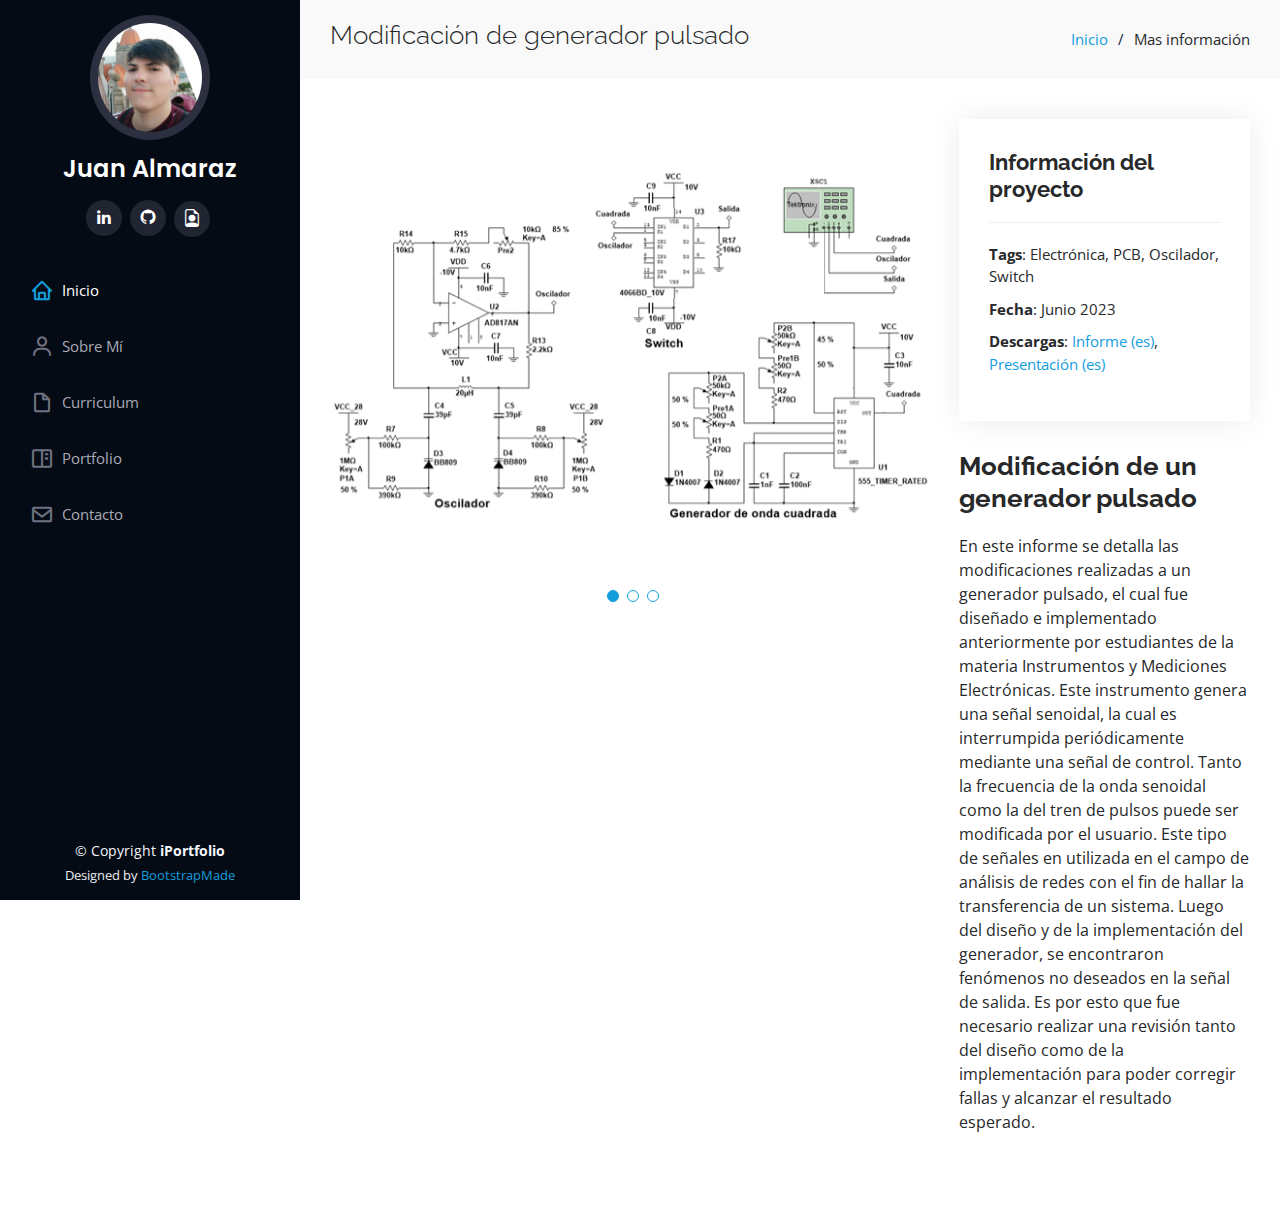
<file: ime-generador-details.html>
<!DOCTYPE html>
<html lang="en">

<head>
  <meta charset="utf-8">
  <meta content="width=device-width, initial-scale=1.0" name="viewport">

  <title>Juan Almaraz: Portfolio</title>
  <meta content="" name="description">
  <meta content="" name="keywords">

  <!-- Favicons -->
  <link href="assets/img/app.ico" rel="icon">
  <link href="assets/img/app.ico" rel="apple-touch-icon">

  <!-- Google Fonts -->
  <link href="https://fonts.googleapis.com/css?family=Open+Sans:300,300i,400,400i,600,600i,700,700i|Raleway:300,300i,400,400i,500,500i,600,600i,700,700i|Poppins:300,300i,400,400i,500,500i,600,600i,700,700i" rel="stylesheet">

  <!-- Vendor CSS Files -->
  <link href="assets/vendor/aos/aos.css" rel="stylesheet">
  <link href="assets/vendor/bootstrap/css/bootstrap.min.css" rel="stylesheet">
  <link href="assets/vendor/bootstrap-icons/bootstrap-icons.css" rel="stylesheet">
  <link href="assets/vendor/boxicons/css/boxicons.min.css" rel="stylesheet">
  <link href="assets/vendor/glightbox/css/glightbox.min.css" rel="stylesheet">
  <link href="assets/vendor/swiper/swiper-bundle.min.css" rel="stylesheet">

  <!-- Template Main CSS File -->
  <link href="assets/css/style.css" rel="stylesheet">

  <!-- =======================================================
  * Template Name: iPortfolio
  * Template URL: https://bootstrapmade.com/iportfolio-bootstrap-portfolio-websites-template/
  * Updated: Mar 17 2024 with Bootstrap v5.3.3
  * Author: BootstrapMade.com
  * License: https://bootstrapmade.com/license/
  ======================================================== -->
</head>

<body>

  <!-- ======= Mobile nav toggle button ======= -->
  <i class="bi bi-list mobile-nav-toggle d-xl-none"></i>

  <!-- ======= Header ======= -->
  <header id="header">
    <div class="d-flex flex-column">

      <div class="profile">
        <img src="assets/img/profile-img.png" alt="" class="img-fluid rounded-circle">
        <h1 class="text-light"><a href="index.html"> Juan Almaraz</a></h1>
        <div class="social-links mt-3 text-center">
          <a href="https://www.linkedin.com/in/juan-almaraz/" class="linkedin"><i class="bx bxl-linkedin"></i></a>
          <a href="https://github.com/almarazj" class="github"><i class="bx bxl-github"></i></a>
          <a href="assets/pdf/Almaraz-Juan-CV.pdf" class="cv-icon"><i class="bi bi-file-earmark-person"></i></a>
        </div>
      </div>

      <nav id="navbar" class="nav-menu navbar">
        <ul>
          <li><a href="index.html#hero" class="nav-link scrollto active"><i class="bx bx-home"></i> <span>Inicio</span></a></li>
          <li><a href="index.html#about" class="nav-link scrollto"><i class="bx bx-user"></i> <span>Sobre Mí</span></a></li>
          <li><a href="index.html#resume" class="nav-link scrollto"><i class="bx bx-file-blank"></i> <span>Curriculum</span></a></li>
          <li><a href="index.html#portfolio" class="nav-link scrollto"><i class="bx bx-book-content"></i> <span>Portfolio</span></a></li>
          <li><a href="index.html#contact" class="nav-link scrollto"><i class="bx bx-envelope"></i> <span>Contacto</span></a></li>
        </ul>
      </nav><!-- .nav-menu -->
    </div>
  </header><!-- End Header -->

  <main id="main">

    <!-- ======= Breadcrumbs ======= -->
    <section id="breadcrumbs" class="breadcrumbs">
      <div class="container">

        <div class="d-flex justify-content-between align-items-center">
          <h2>Modificación de generador pulsado</h2>
          <ol>
            <li><a href="index.html">Inicio</a></li>
            <li>Mas información</li>
          </ol>
        </div>

      </div>
    </section><!-- End Breadcrumbs -->

    <!-- ======= Portfolio Details Section ======= -->
    <section id="portfolio-details" class="portfolio-details">
      <div class="container">

        <div class="row gy-4">

          <div class="col-lg-8">
            <div class="portfolio-details-slider swiper">
              <div class="swiper-wrapper align-items-center">

                <div class="swiper-slide">
                  <img src="assets/img/portfolio/ime/esquema.png" alt="">
                </div>

                <div class="swiper-slide">
                  <img src="assets/img/portfolio/ime/osciloscopio.jpg" alt="">
                </div>

                <div class="swiper-slide">
                  <img src="assets/img/portfolio/ime/osciloscopio2.jpg.png" alt="">
                </div>

              </div>
              <div class="swiper-pagination"></div>
            </div>
          </div>

          <div class="col-lg-4">
            <div class="portfolio-info">
              <h3>Información del proyecto</h3>
              <ul>
                <li><strong>Tags</strong>: Electrónica, PCB, Oscilador, Switch</li>
                <li><strong>Fecha</strong>: Junio 2023</li>
                <li><strong>Descargas</strong>: <a href="assets/pdf/ime-generador.pdf">Informe (es)</a>, <a href="assets/pdf/ime-presentacion 15-6.pptx">Presentación (es)</a></li>
              </ul>
            </div>
            <div class="portfolio-description">
              <h2>Modificación de un generador pulsado</h2>
              <p>
                En este informe se detalla las modificaciones realizadas a un generador pulsado, el cual fue diseñado e implementado anteriormente por estudiantes de la materia Instrumentos y Mediciones Electrónicas. Este instrumento genera una señal senoidal, la cual es interrumpida periódicamente mediante una señal de control. Tanto la frecuencia de la onda senoidal como la del tren de pulsos puede ser modificada por el usuario. Este tipo de señales en utilizada en el campo de análisis de redes con el fin de hallar la transferencia de un sistema. Luego del diseño y de la implementación del generador, se encontraron fenómenos no deseados en la señal de salida. Es por esto que fue necesario realizar una revisión tanto del diseño como de la implementación para poder corregir fallas y alcanzar el resultado esperado.
              </p>
            </div>
          </div>

        </div>

      </div>
    </section><!-- End Portfolio Details Section -->

  </main><!-- End #main -->

  <!-- ======= Footer ======= -->
  <footer id="footer">
    <div class="container">
      <div class="copyright">
        &copy; Copyright <strong><span>iPortfolio</span></strong>
      </div>
      <div class="credits">
        <!-- All the links in the footer should remain intact. -->
        <!-- You can delete the links only if you purchased the pro version. -->
        <!-- Licensing information: https://bootstrapmade.com/license/ -->
        <!-- Purchase the pro version with working PHP/AJAX contact form: https://bootstrapmade.com/iportfolio-bootstrap-portfolio-websites-template/ -->
        Designed by <a href="https://bootstrapmade.com/">BootstrapMade</a>
      </div>
    </div>
  </footer><!-- End  Footer -->

  <a href="#" class="back-to-top d-flex align-items-center justify-content-center"><i class="bi bi-arrow-up-short"></i></a>

  <!-- Vendor JS Files -->
  <script src="assets/vendor/purecounter/purecounter_vanilla.js"></script>
  <script src="assets/vendor/aos/aos.js"></script>
  <script src="assets/vendor/bootstrap/js/bootstrap.bundle.min.js"></script>
  <script src="assets/vendor/glightbox/js/glightbox.min.js"></script>
  <script src="assets/vendor/isotope-layout/isotope.pkgd.min.js"></script>
  <script src="assets/vendor/swiper/swiper-bundle.min.js"></script>
  <script src="assets/vendor/typed.js/typed.umd.js"></script>
  <script src="assets/vendor/waypoints/noframework.waypoints.js"></script>
  <script src="assets/vendor/php-email-form/validate.js"></script>

  <!-- Template Main JS File -->
  <script src="assets/js/main.js"></script>

</body>

</html>
</file>
<file: assets/css/style.css>
/**
* Template Name: iPortfolio
* Template URL: https://bootstrapmade.com/iportfolio-bootstrap-portfolio-websites-template/
* Updated: Mar 17 2024 with Bootstrap v5.3.3
* Author: BootstrapMade.com
* License: https://bootstrapmade.com/license/
*/

/*--------------------------------------------------------------
# General
--------------------------------------------------------------*/
body {
  font-family: "Open Sans", sans-serif;
  color: #272829;
}

a {
  color: #149ddd;
  text-decoration: none;
}

a:hover {
  color: #37b3ed;
  text-decoration: none;
}

h1,
h2,
h3,
h4,
h5,
h6 {
  font-family: "Raleway", sans-serif;
}

/*--------------------------------------------------------------
# Back to top button
--------------------------------------------------------------*/
.back-to-top {
  position: fixed;
  visibility: hidden;
  opacity: 0;
  right: 15px;
  bottom: 15px;
  z-index: 996;
  background: #149ddd;
  width: 40px;
  height: 40px;
  border-radius: 50px;
  transition: all 0.4s;
}

.back-to-top i {
  font-size: 28px;
  color: #fff;
  line-height: 0;
}

.back-to-top:hover {
  background: #2eafec;
  color: #fff;
}

.back-to-top.active {
  visibility: visible;
  opacity: 1;
}

/*--------------------------------------------------------------
# Header
--------------------------------------------------------------*/
#header {
  position: fixed;
  top: 0;
  left: 0;
  bottom: 0;
  width: 300px;
  transition: all ease-in-out 0.5s;
  z-index: 9997;
  transition: all 0.5s;
  padding: 0 15px;
  background: #040b14;
  overflow-y: auto;
}

#header .profile img {
  margin: 15px auto;
  display: block;
  width: 120px;
  border: 8px solid #2c2f3f;
}

#header .profile h1 {
  font-size: 24px;
  margin: 0;
  padding: 0;
  font-weight: 600;
  -moz-text-align-last: center;
  text-align-last: center;
  font-family: "Poppins", sans-serif;
}

#header .profile h1 a,
#header .profile h1 a:hover {
  color: #fff;
  text-decoration: none;
}

#header .profile .social-links a {
  font-size: 18px;
  display: inline-block;
  background: #212431;
  color: #fff;
  line-height: 1;
  padding: 8px 0;
  margin-right: 4px;
  border-radius: 50%;
  text-align: center;
  width: 36px;
  height: 36px;
  transition: 0.3s;
}

#header .profile .social-links a:hover {
  background: #149ddd;
  color: #fff;
  text-decoration: none;
}

#main {
  margin-left: 300px;
}

.container,
.container-fluid {
  padding-left: 30px;
  padding-right: 30px;
}

@media (max-width: 1199px) {
  #header {
    left: -300px;
  }

  #main {
    margin-left: 0;
  }

  .container,
  .container-fluid {
    padding-left: 12px;
    padding-right: 12px;
  }
}

/*--------------------------------------------------------------
# Navigation Menu
--------------------------------------------------------------*/
/* Desktop Navigation */
.nav-menu {
  padding: 30px 0 0 0;
}

.nav-menu * {
  margin: 0;
  padding: 0;
  list-style: none;
}

.nav-menu>ul>li {
  position: relative;
  white-space: nowrap;
}

.nav-menu a,
.nav-menu a:focus {
  display: flex;
  align-items: center;
  color: #a8a9b4;
  padding: 12px 15px;
  margin-bottom: 8px;
  transition: 0.3s;
  font-size: 15px;
}

.nav-menu a i,
.nav-menu a:focus i {
  font-size: 24px;
  padding-right: 8px;
  color: #6f7180;
}

.nav-menu a:hover,
.nav-menu .active,
.nav-menu .active:focus,
.nav-menu li:hover>a {
  text-decoration: none;
  color: #fff;
}

.nav-menu a:hover i,
.nav-menu .active i,
.nav-menu .active:focus i,
.nav-menu li:hover>a i {
  color: #149ddd;
}

/* Mobile Navigation */
.mobile-nav-toggle {
  position: fixed;
  right: 15px;
  top: 15px;
  z-index: 9998;
  border: 0;
  font-size: 24px;
  transition: all 0.4s;
  outline: none !important;
  background-color: #149ddd;
  color: #fff;
  width: 40px;
  height: 40px;
  display: inline-flex;
  align-items: center;
  justify-content: center;
  line-height: 0;
  border-radius: 50px;
  cursor: pointer;
}

.mobile-nav-active {
  overflow: hidden;
}

.mobile-nav-active #header {
  left: 0;
}

/*--------------------------------------------------------------
# Hero Section
--------------------------------------------------------------*/
#hero {
  width: 100%;
  height: 100vh;
  background: url("../img/wallpaper.webp") top center;
  background-size: cover;
  vertical-align: middle;
  display: -webkit-box;
  display: -webkit-flex;
  display: -ms-flexbox;
  display: flex;
  -webkit-box-align: center;
  -webkit-align-items: center;
  -ms-flex-align: center;
  align-items: center;
  min-height: 100vh;
  position: relative;
  overflow: hidden;
  padding-top: 10em;
  text-align: left;
}

#hero:before {
  content: "";
  background: rgba(5, 13, 24, 0.3);
  position: absolute;
  bottom: 0;
  top: 0;
  left: 0;
  right: 0;
  z-index: 1;
}

#hero .hero-container {
  position: relative;
  z-index: 2;
  min-width: 300px;
}

#hero h1 {
  margin: 0 0 10px 0;
  font-size: 64px;
  font-weight: 700;
  line-height: 56px;
  color: #fff;
}

#hero p {
  color: #fff;
  margin-bottom: 50px;
  font-size: 26px;
  font-family: "Poppins", sans-serif;
}

#hero p span {
  color: #fff;
  padding-bottom: 4px;
  letter-spacing: 1px;
  border-bottom: 3px solid #149ddd;
}

@media (min-width: 1024px) {
  #hero {
    background-attachment: fixed;
  }
}

@media (max-width: 768px) {
  #hero h1 {
    font-size: 28px;
    line-height: 36px;
  }

  #hero h2 {
    font-size: 18px;
    line-height: 24px;
    margin-bottom: 30px;
  }
}

/*--------------------------------------------------------------
# Sections General
--------------------------------------------------------------*/
section {
  padding: 60px 0;
  overflow: hidden;
}

.section-bg {
  background: #f5f8fd;
}

.section-title {
  padding-bottom: 30px;
}

.section-title h2 {
  font-size: 32px;
  font-weight: bold;
  margin-bottom: 20px;
  padding-bottom: 20px;
  position: relative;
  color: #173b6c;
}

.section-title h2::after {
  content: "";
  position: absolute;
  display: block;
  width: 50px;
  height: 3px;
  background: #149ddd;
  bottom: 0;
  left: 0;
}

.section-title p {
  margin-bottom: 0;
}

/*--------------------------------------------------------------
# About
--------------------------------------------------------------*/
.about .content h3 {
  font-weight: 700;
  font-size: 26px;
  color: #173b6c;
}

.about .content ul {
  list-style: none;
  padding: 0;
}

.about .content ul li {
  margin-bottom: 20px;
  display: flex;
  align-items: center;
}

.about .content ul strong {
  margin-right: 10px;
}

.about .content ul i {
  font-size: 16px;
  margin-right: 5px;
  color: #149ddd;
  line-height: 0;
}

.about .content p:last-child {
  margin-bottom: 0;
}

/*--------------------------------------------------------------
# Facts
--------------------------------------------------------------*/
.facts {
  padding-bottom: 30px;
}

.facts .count-box {
  padding: 30px;
  width: 100%;
}

.facts .count-box i {
  display: block;
  font-size: 44px;
  color: #149ddd;
  float: left;
  line-height: 0;
}

.facts .count-box span {
  font-size: 48px;
  line-height: 40px;
  display: block;
  font-weight: 700;
  color: #050d18;
  margin-left: 60px;
}

.facts .count-box p {
  padding: 15px 0 0 0;
  margin: 0 0 0 60px;
  font-family: "Raleway", sans-serif;
  font-size: 14px;
  color: #122f57;
}

.facts .count-box a {
  font-weight: 600;
  display: block;
  margin-top: 20px;
  color: #122f57;
  font-size: 15px;
  font-family: "Poppins", sans-serif;
  transition: ease-in-out 0.3s;
}

.facts .count-box a:hover {
  color: #1f5297;
}

/*--------------------------------------------------------------
# Akills
--------------------------------------------------------------*/
.skills .progress {
  height: 60px;
  display: block;
  background: none;
  border-radius: 0;
}

.skills .progress .skill {
  padding: 0;
  margin: 0 0 6px 0;
  text-transform: uppercase;
  display: block;
  font-weight: 600;
  font-family: "Poppins", sans-serif;
  color: #050d18;
}

.skills .progress .skill .val {
  float: right;
  font-style: normal;
}

.skills .progress-bar-wrap {
  background: #dce8f8;
  height: 10px;
}

.skills .progress-bar {
  width: 1px;
  height: 10px;
  transition: 0.9s;
  background-color: #149ddd;
}

/*--------------------------------------------------------------
# Resume
--------------------------------------------------------------*/
.resume .resume-title {
  font-size: 26px;
  font-weight: 700;
  margin-top: 20px;
  margin-bottom: 20px;
  color: #050d18;
}

.resume .resume-item {
  padding: 0 0 20px 20px;
  margin-top: -2px;
  border-left: 2px solid #1f5297;
  position: relative;
}

.resume .resume-item h4 {
  line-height: 18px;
  font-size: 18px;
  font-weight: 600;
  text-transform: uppercase;
  font-family: "Poppins", sans-serif;
  color: #050d18;
  margin-bottom: 10px;
}

.resume .resume-item h5 {
  font-size: 16px;
  background: #e4edf9;
  padding: 5px 15px;
  display: inline-block;
  font-weight: 600;
  margin-bottom: 10px;
}

.resume .resume-item ul {
  padding-left: 20px;
}

.resume .resume-item ul li {
  padding-bottom: 10px;
}

.resume .resume-item:last-child {
  padding-bottom: 0;
}

.resume .resume-item::before {
  content: "";
  position: absolute;
  width: 16px;
  height: 16px;
  border-radius: 50px;
  left: -9px;
  top: 0;
  background: #fff;
  border: 2px solid #1f5297;
}

/*--------------------------------------------------------------
# Portfolio
--------------------------------------------------------------*/
.portfolio .portfolio-item {
  margin-bottom: 30px;
}

.portfolio #portfolio-flters {
  padding: 0;
  margin: 0 auto 35px auto;
  list-style: none;
  text-align: center;
  background: #fff;
  border-radius: 50px;
  padding: 2px 15px;
}

.portfolio #portfolio-flters li {
  cursor: pointer;
  display: inline-block;
  padding: 10px 15px 8px 15px;
  font-size: 14px;
  font-weight: 600;
  line-height: 1;
  text-transform: uppercase;
  color: #272829;
  margin-bottom: 5px;
  transition: all 0.3s ease-in-out;
}

.portfolio #portfolio-flters li:hover,
.portfolio #portfolio-flters li.filter-active {
  color: #149ddd;
}

.portfolio #portfolio-flters li:last-child {
  margin-right: 0;
}

.portfolio .portfolio-wrap {
  transition: 0.3s;
  position: relative;
  overflow: hidden;
  z-index: 1;
}

.portfolio .portfolio-wrap::before {
  content: "";
  background: rgba(255, 255, 255, 0.5);
  position: absolute;
  left: 0;
  right: 0;
  top: 0;
  bottom: 0;
  transition: all ease-in-out 0.3s;
  z-index: 2;
  opacity: 0;
}

.portfolio .portfolio-wrap .portfolio-links {
  opacity: 1;
  top: 0;
  left: 0;
  right: 0;
  bottom: 0;
  z-index: 3;
  position: absolute;
  transition: all ease-in-out 0.3s;
  display: flex;
  justify-content: center;
}

.portfolio .portfolio-wrap .portfolio-links a {
  color: #fff;
  text-align: center;
  background: rgba(20, 157, 221, 0);
  transition: 0.3s;
  width: 100%;
  height: 100%;
}

.portfolio .portfolio-wrap .portfolio-links a:hover {
  background: rgba(20, 157, 221, 0);
}

.portfolio .portfolio-wrap .portfolio-links a+a {
  border-left: 0px solid #37b3ed;
}

.portfolio .portfolio-wrap:hover::before {
  top: 0;
  left: 0;
  right: 0;
  bottom: 0;
  opacity: 1;
}

.portfolio .portfolio-wrap:hover .portfolio-links {
  opacity: 1;
  bottom: 0;
}

/*--------------------------------------------------------------
# Portfolio Details
--------------------------------------------------------------*/
.portfolio-details {
  padding-top: 40px;
}

.portfolio-details .portfolio-details-slider img {
  width: 100%;
}

.portfolio-details .portfolio-details-slider .swiper-pagination {
  margin-top: 20px;
  position: relative;
}

.portfolio-details .portfolio-details-slider .swiper-pagination .swiper-pagination-bullet {
  width: 12px;
  height: 12px;
  background-color: #fff;
  opacity: 1;
  border: 1px solid #149ddd;
}

.portfolio-details .portfolio-details-slider .swiper-pagination .swiper-pagination-bullet-active {
  background-color: #149ddd;
}

.portfolio-details .portfolio-info {
  padding: 30px;
  box-shadow: 0px 0 30px rgba(5, 13, 24, 0.08);
}

.portfolio-details .portfolio-info h3 {
  font-size: 22px;
  font-weight: 700;
  margin-bottom: 20px;
  padding-bottom: 20px;
  border-bottom: 1px solid #eee;
}

.portfolio-details .portfolio-info ul {
  list-style: none;
  padding: 0;
  font-size: 15px;
}

.portfolio-details .portfolio-info ul li+li {
  margin-top: 10px;
}

.portfolio-details .portfolio-description {
  padding-top: 30px;
}

.portfolio-details .portfolio-description h2 {
  font-size: 26px;
  font-weight: 700;
  margin-bottom: 20px;
}

.portfolio-details .portfolio-description p {
  padding: 0;
}

/*--------------------------------------------------------------
# Services
--------------------------------------------------------------*/
.services .icon-box {
  margin-bottom: 20px;
}

.services .icon {
  float: left;
  display: flex;
  align-items: center;
  justify-content: center;
  width: 54px;
  height: 54px;
  background: #149ddd;
  border-radius: 50%;
  transition: 0.5s;
  border: 1px solid #149ddd;
}

.services .icon i {
  color: #fff;
  font-size: 24px;
  line-height: 0;
}

.services .icon-box:hover .icon {
  background: #fff;
}

.services .icon-box:hover .icon i {
  color: #149ddd;
}

.services .title {
  margin-left: 80px;
  font-weight: 700;
  margin-bottom: 15px;
  font-size: 18px;
}

.services .title a {
  color: #343a40;
}

.services .title a:hover {
  color: #149ddd;
}

.services .description {
  margin-left: 80px;
  line-height: 24px;
  font-size: 14px;
}

/*--------------------------------------------------------------
# Testimonials
--------------------------------------------------------------*/
.testimonials .testimonials-carousel,
.testimonials .testimonials-slider {
  overflow: hidden;
}

.testimonials .testimonial-item {
  box-sizing: content-box;
  text-align: center;
  min-height: 320px;
}

.testimonials .testimonial-item .testimonial-img {
  width: 90px;
  border-radius: 50%;
  margin: 0 auto;
}

.testimonials .testimonial-item h3 {
  font-size: 18px;
  font-weight: bold;
  margin: 10px 0 5px 0;
  color: #111;
}

.testimonials .testimonial-item h4 {
  font-size: 14px;
  color: #999;
  margin: 0;
}

.testimonials .testimonial-item .quote-icon-left,
.testimonials .testimonial-item .quote-icon-right {
  color: #c3e8fa;
  font-size: 26px;
}

.testimonials .testimonial-item .quote-icon-left {
  display: inline-block;
  left: -5px;
  position: relative;
}

.testimonials .testimonial-item .quote-icon-right {
  display: inline-block;
  right: -5px;
  position: relative;
  top: 10px;
}

.testimonials .testimonial-item p {
  font-style: italic;
  margin: 0 15px 15px 15px;
  padding: 20px;
  background: #fff;
  position: relative;
  margin-bottom: 35px;
  border-radius: 6px;
  box-shadow: 0px 2px 15px rgba(0, 0, 0, 0.1);
}

.testimonials .testimonial-item p::after {
  content: "";
  width: 0;
  height: 0;
  border-top: 20px solid #fff;
  border-right: 20px solid transparent;
  border-left: 20px solid transparent;
  position: absolute;
  bottom: -20px;
  left: calc(50% - 20px);
}

.testimonials .swiper-pagination {
  margin-top: 20px;
  position: relative;
}

.testimonials .swiper-pagination .swiper-pagination-bullet {
  width: 12px;
  height: 12px;
  background-color: #fff;
  opacity: 1;
  border: 1px solid #149ddd;
}

.testimonials .swiper-pagination .swiper-pagination-bullet-active {
  background-color: #149ddd;
}

/*--------------------------------------------------------------
# Contact
--------------------------------------------------------------*/
.contact {
  padding-bottom: 130px;
}

.contact .info {
  padding: 30px;
  background: #fff;
  width: 100%;
  box-shadow: 0 0 24px 0 rgba(0, 0, 0, 0.12);
}

.contact .info i {
  font-size: 20px;
  color: #149ddd;
  float: left;
  width: 44px;
  height: 44px;
  background: #dff3fc;
  display: flex;
  justify-content: center;
  align-items: center;
  border-radius: 50px;
  transition: all 0.3s ease-in-out;
}

.contact .info h4 {
  padding: 0 0 0 60px;
  font-size: 22px;
  font-weight: 600;
  margin-bottom: 5px;
  color: #050d18;
}

.contact .info p {
  padding: 0 0 10px 60px;
  margin-bottom: 20px;
  font-size: 14px;
  color: #173b6c;
}

.contact .info .email p {
  padding-top: 5px;
}

.contact .info .social-links {
  padding-left: 60px;
}

.contact .info .social-links a {
  font-size: 18px;
  display: inline-block;
  background: #333;
  color: #fff;
  line-height: 1;
  padding: 8px 0;
  border-radius: 50%;
  text-align: center;
  width: 36px;
  height: 36px;
  transition: 0.3s;
  margin-right: 10px;
}

.contact .info .social-links a:hover {
  background: #149ddd;
  color: #fff;
}

.contact .info .email:hover i,
.contact .info .address:hover i,
.contact .info .phone:hover i {
  background: #149ddd;
  color: #fff;
}

.contact .php-email-form {
  width: 100%;
  padding: 30px;
  background: #fff;
  box-shadow: 0 0 24px 0 rgba(0, 0, 0, 0.12);
}

.contact .php-email-form .form-group {
  padding-bottom: 8px;
}

.contact .php-email-form .validate {
  display: none;
  color: red;
  margin: 0 0 15px 0;
  font-weight: 400;
  font-size: 13px;
}

.contact .php-email-form .error-message {
  display: none;
  color: #fff;
  background: #ed3c0d;
  text-align: left;
  padding: 15px;
  font-weight: 600;
}

.contact .php-email-form .error-message br+br {
  margin-top: 25px;
}

.contact .php-email-form .sent-message {
  display: none;
  color: #fff;
  background: #18d26e;
  text-align: center;
  padding: 15px;
  font-weight: 600;
}

.contact .php-email-form .loading {
  display: none;
  background: #fff;
  text-align: center;
  padding: 15px;
}

.contact .php-email-form .loading:before {
  content: "";
  display: inline-block;
  border-radius: 50%;
  width: 24px;
  height: 24px;
  margin: 0 10px -6px 0;
  border: 3px solid #18d26e;
  border-top-color: #eee;
  animation: animate-loading 1s linear infinite;
}

.contact .php-email-form .form-group {
  margin-bottom: 15px;
}

.contact .php-email-form label {
  padding-bottom: 8px;
}

.contact .php-email-form input,
.contact .php-email-form textarea {
  border-radius: 0;
  box-shadow: none;
  font-size: 14px;
}

.contact .php-email-form input {
  height: 44px;
}

.contact .php-email-form textarea {
  padding: 10px 15px;
}

.contact .php-email-form button[type=submit] {
  background: #149ddd;
  border: 0;
  padding: 10px 24px;
  color: #fff;
  transition: 0.4s;
  border-radius: 4px;
}

.contact .php-email-form button[type=submit]:hover {
  background: #37b3ed;
}

@keyframes animate-loading {
  0% {
    transform: rotate(0deg);
  }

  100% {
    transform: rotate(360deg);
  }
}

/*--------------------------------------------------------------
# Breadcrumbs
--------------------------------------------------------------*/
.breadcrumbs {
  padding: 20px 0;
  background: #f9f9f9;
}

.breadcrumbs h2 {
  font-size: 26px;
  font-weight: 300;
}

.breadcrumbs ol {
  display: flex;
  flex-wrap: wrap;
  list-style: none;
  padding: 0;
  margin: 0;
  font-size: 15px;
}

.breadcrumbs ol li+li {
  padding-left: 10px;
}

.breadcrumbs ol li+li::before {
  display: inline-block;
  padding-right: 10px;
  color: #0e2442;
  content: "/";
}

@media (max-width: 768px) {
  .breadcrumbs .d-flex {
    display: block !important;
  }

  .breadcrumbs ol {
    display: block;
  }

  .breadcrumbs ol li {
    display: inline-block;
  }
}

/*--------------------------------------------------------------
# Footer
--------------------------------------------------------------*/
#footer {
  padding: 15px;
  color: #f4f6fd;
  font-size: 14px;
  position: fixed;
  left: 0;
  bottom: 0;
  width: 300px;
  z-index: 9999;
  background: #040b14;
}

#footer .copyright {
  text-align: center;
}

#footer .credits {
  padding-top: 5px;
  text-align: center;
  font-size: 13px;
  color: #eaebf0;
}

@media (max-width: 1199px) {
  #footer {
    position: static;
    width: auto;
    padding-right: 20px 15px;
  }
}
</file>
